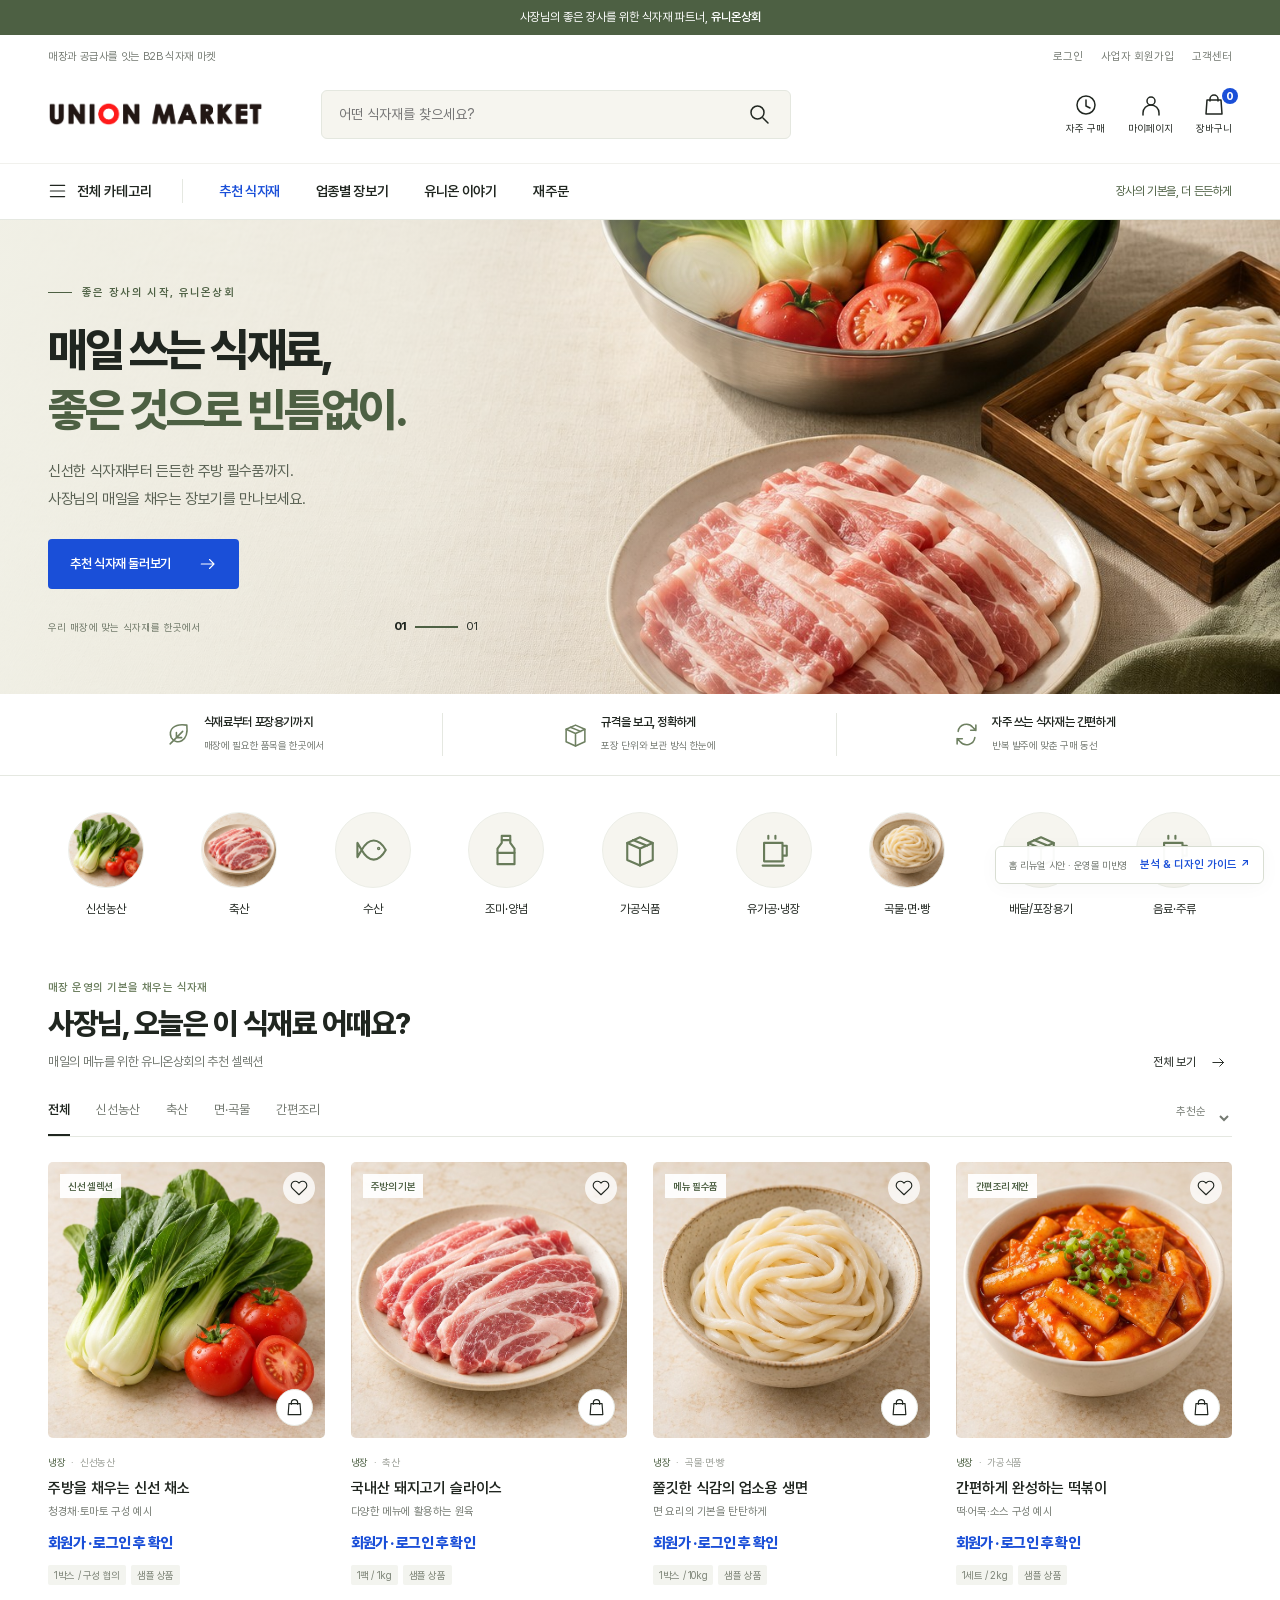
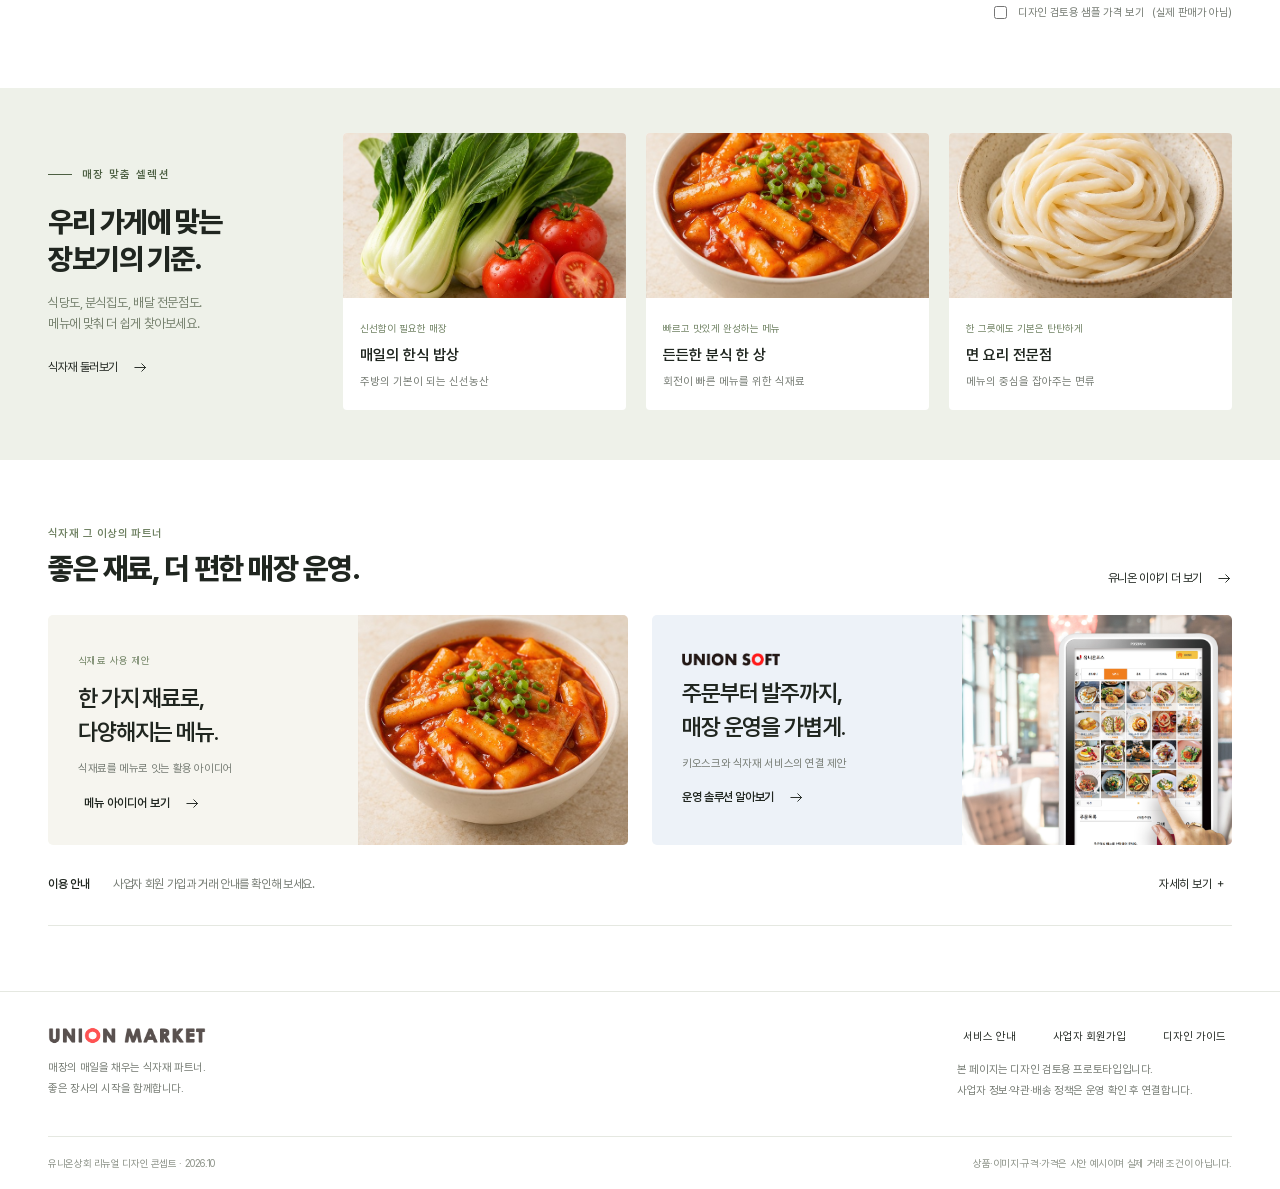
<file: index.html>
<!doctype html>
<html lang="ko"><head><meta charset="utf-8"><meta name="viewport" content="width=device-width,initial-scale=1"><title>유니온상회 | 좋은 식재료가, 좋은 장사의 시작</title>
<meta name="description" content="유니온소프트 솔루션과 식자재 장보기를 함께 살펴보는 리뉴얼 준비 시안입니다.">
<link rel="icon" href="assets/favicon.svg?v=2" type="image/svg+xml"><link rel="icon" href="favicon.ico?v=2" sizes="any"><link rel="apple-touch-icon" href="assets/apple-touch-icon.png"><link rel="manifest" href="site.webmanifest"><meta name="theme-color" content="#1A4FD8"><link rel="stylesheet" href="assets/styles.css"></head><body>
<a href="#products" style="position:absolute;left:-9999px" onfocus="this.style.left='10px'" onblur="this.style.left='-9999px'">상품 목록으로 바로가기</a>
<div class="topline">사장님의 좋은 장사를 위한 식자재 파트너, <b>유니온상회</b></div>
<header class="wrap"><div class="utility"><span>매장과 공급사를 잇는 B2B 식자재 마켓</span><div><button data-open="login">로그인</button><button data-open="login">사업자 회원가입</button><button data-open="help">고객센터</button></div></div><div class="header-main"><a href="#" class="brand" aria-label="유니온상회 홈"><img src="assets/market-logo.png" alt="UNION MARKET 유니온상회"></a><form class="search" id="searchForm" role="search"><input id="searchInput" type="search" placeholder="어떤 식자재를 찾으세요?" aria-label="상품 검색"><button aria-label="검색" type="submit" data-icon="search"></button></form><div class="header-actions"><button class="iconbtn desktop-only" data-open="recent"><span data-icon="clock"></span>자주 구매</button><button class="iconbtn" data-open="login"><span data-icon="user"></span>마이페이지</button><button class="iconbtn" data-open="cart"><span data-icon="bag"></span><b class="cart-count" id="cartCount">0</b>장바구니</button></div></div></header>
<nav class="nav" aria-label="주요 메뉴"><div class="wrap nav-inner"><button class="allcat" id="allCat" aria-label="전체 카테고리" aria-expanded="false" aria-controls="catMenu"><span data-icon="menu"></span><span>전체 카테고리</span></button><a class="point" href="#products">추천 식자재</a><a href="#curation">업종별 장보기</a><a href="story.html">유니온 이야기</a><button data-open="recent">재주문</button><span class="right">장사의 기본을, 더 든든하게</span></div><div class="cat-menu" id="catMenu"><div class="wrap" id="menuItems"></div></div></nav>
<main><section class="hero" aria-label="유니온상회 식자재 소개"><div class="wrap"><div class="eyebrow">좋은 장사의 시작, 유니온상회</div><h1>매일 쓰는 식재료,<br><span>좋은 것으로 빈틈없이.</span></h1><p>신선한 식자재부터 든든한 주방 필수품까지.<br>사장님의 매일을 채우는 장보기를 만나보세요.</p><a class="primary" href="#products">추천 식자재 둘러보기 <span data-icon="arrow"></span></a><div class="hero-foot"><small>우리 매장에 맞는 식자재를 한곳에서</small><div class="hero-page"><b>01</b><i></i><span>01</span></div></div></div></section>
<div class="service-line"><div class="wrap service-grid"><div><span data-icon="leaf"></span><div><b>식재료부터 포장용기까지</b><small>매장에 필요한 품목을 한곳에서</small></div></div><div><span data-icon="box"></span><div><b>규격을 보고, 정확하게</b><small>포장 단위와 보관 방식 한눈에</small></div></div><div><span data-icon="repeat"></span><div><b>자주 쓰는 식자재는 간편하게</b><small>반복 발주에 맞춘 구매 동선</small></div></div></div></div>
<section class="wrap category-section" aria-label="품목별 카테고리"><div class="category-row" id="categories"></div></section>
<section class="wrap section" id="products" style="padding-top:25px"><div class="section-heading"><div><div class="overline">매장 운영의 기본을 채우는 식자재</div><h2 id="productHeading">사장님, 오늘은 이 식재료 어때요?</h2><p id="resultText">매일의 메뉴를 위한 유니온상회의 추천 셀렉션</p></div><button class="text-link" id="resetProducts">전체 보기 <span data-icon="arrow"></span></button></div><div class="tabs-line"><div class="tabs" id="productTabs"><button class="active" data-filter="전체">전체</button><button data-filter="신선농산">신선농산</button><button data-filter="축산">축산</button><button data-filter="곡물·면·빵">면·곡물</button><button data-filter="가공식품">간편조리</button></div><select class="sort" id="sort" aria-label="상품 정렬"><option value="recommend">추천순</option><option value="name">상품명순</option></select></div><div class="product-grid" id="productGrid"></div><label class="price-control"><input type="checkbox" id="demoPrices"> 디자인 검토용 샘플 가격 보기 <span>(실제 판매가 아님)</span></label></section>
<section class="curation-band" id="curation"><div class="wrap curation-layout"><div class="curation-intro"><div class="eyebrow">매장 맞춤 셀렉션</div><h2>우리 가게에 맞는<br>장보기의 기준.</h2><p>식당도, 분식집도, 배달 전문점도.<br>메뉴에 맞춰 더 쉽게 찾아보세요.</p><a class="text-link" href="#products">식자재 둘러보기 <span data-icon="arrow"></span></a></div><div class="curation-cards"><button class="curation-card" data-curation="신선농산"><div class="curation-photo p0" role="img" aria-label="신선한 채소 연출 사진"></div><div class="copy"><small>신선함이 필요한 매장</small><h3>매일의 한식 밥상</h3><p>주방의 기본이 되는 신선농산</p></div></button><button class="curation-card" data-curation="가공식품"><div class="curation-photo p3" role="img" aria-label="떡볶이 조리 연출 사진"></div><div class="copy"><small>빠르고 맛있게 완성하는 메뉴</small><h3>든든한 분식 한 상</h3><p>회전이 빠른 메뉴를 위한 식재료</p></div></button><button class="curation-card" data-curation="곡물·면·빵"><div class="curation-photo p2" role="img" aria-label="생면 연출 사진"></div><div class="copy"><small>한 그릇에도 기본은 탄탄하게</small><h3>면 요리 전문점</h3><p>메뉴의 중심을 잡아주는 면류</p></div></button></div></div></section>
<section class="wrap section" id="story"><div class="section-heading"><div><div class="overline">식자재 그 이상의 파트너</div><h2>좋은 재료, 더 편한 매장 운영.</h2></div><a class="text-link" href="story.html">유니온 이야기 더 보기 <span data-icon="arrow"></span></a></div><div class="split-grid"><article class="editorial"><div class="editorial-copy"><small>식재료 사용 제안</small><h3>한 가지 재료로,<br>다양해지는 메뉴.</h3><p>식재료를 메뉴로 잇는 활용 아이디어</p><button class="text-link" data-open="recipe">메뉴 아이디어 보기 <span data-icon="arrow"></span></button></div><div class="editorial-photo" role="img" aria-label="떡볶이 메뉴 컨셉 이미지"></div></article><article class="editorial kiosk"><div class="editorial-copy"><div class="partner-label"><img src="assets/logo.png" alt="UNION SOFT"></div><h3>주문부터 발주까지,<br>매장 운영을 가볍게.</h3><p>키오스크와 식자재 서비스의 연결 제안</p><a class="text-link" href="story.html#solutions">운영 솔루션 알아보기 <span data-icon="arrow"></span></a></div><img src="assets/kiosk_01.jpg" alt="첨부된 유니온포스 키오스크 사용 사진" loading="lazy"></article></div><div class="notice-row"><b>이용 안내</b><span>사업자 회원 가입과 거래 안내를 확인해 보세요.</span><button data-open="help">자세히 보기 ＋</button></div></section></main>
<footer class="footer"><div class="wrap"><div class="footer-main"><div><img class="footer-logo" src="assets/market-logo.png" alt="UNION MARKET 유니온상회"><p>매장의 매일을 채우는 식자재 파트너.<br>좋은 장사의 시작을 함께합니다.</p></div><div><div class="footer-links"><button data-open="help">서비스 안내</button><button data-open="login">사업자 회원가입</button><button data-open="guide">디자인 가이드</button></div><p>본 페이지는 디자인 검토용 프로토타입입니다.<br>사업자 정보·약관·배송 정책은 운영 확인 후 연결합니다.</p></div></div><div class="footer-note"><span>유니온상회 리뉴얼 디자인 콘셉트 · 2026.10</span><span>상품·이미지·규격·가격은 시안 예시이며 실제 거래 조건이 아닙니다.</span></div></div></footer>
<div class="demo-bar"><span>홈 리뉴얼 시안 · 운영몰 미반영</span><button data-open="guide">분석 & 디자인 가이드 ↗</button></div><div class="mobile-bottom"><a href="#" class="current"><span data-icon="home"></span>홈</a><button id="mobileCats"><span data-icon="menu"></span>카테고리</button><button data-open="recent"><span data-icon="repeat"></span>재주문</button><button data-open="cart"><span data-icon="bag"></span>장바구니</button><button data-open="login"><span data-icon="user"></span>마이</button></div><div class="toast" id="toast" role="status" aria-live="polite"></div><dialog id="modal"><div class="dialog-top"><h2 id="modalTitle">안내</h2><button class="close" id="closeModal" aria-label="닫기">×</button></div><div class="dialog-body" id="modalBody"></div></dialog>
<script src="assets/app.js" defer></script></body></html>
</file>
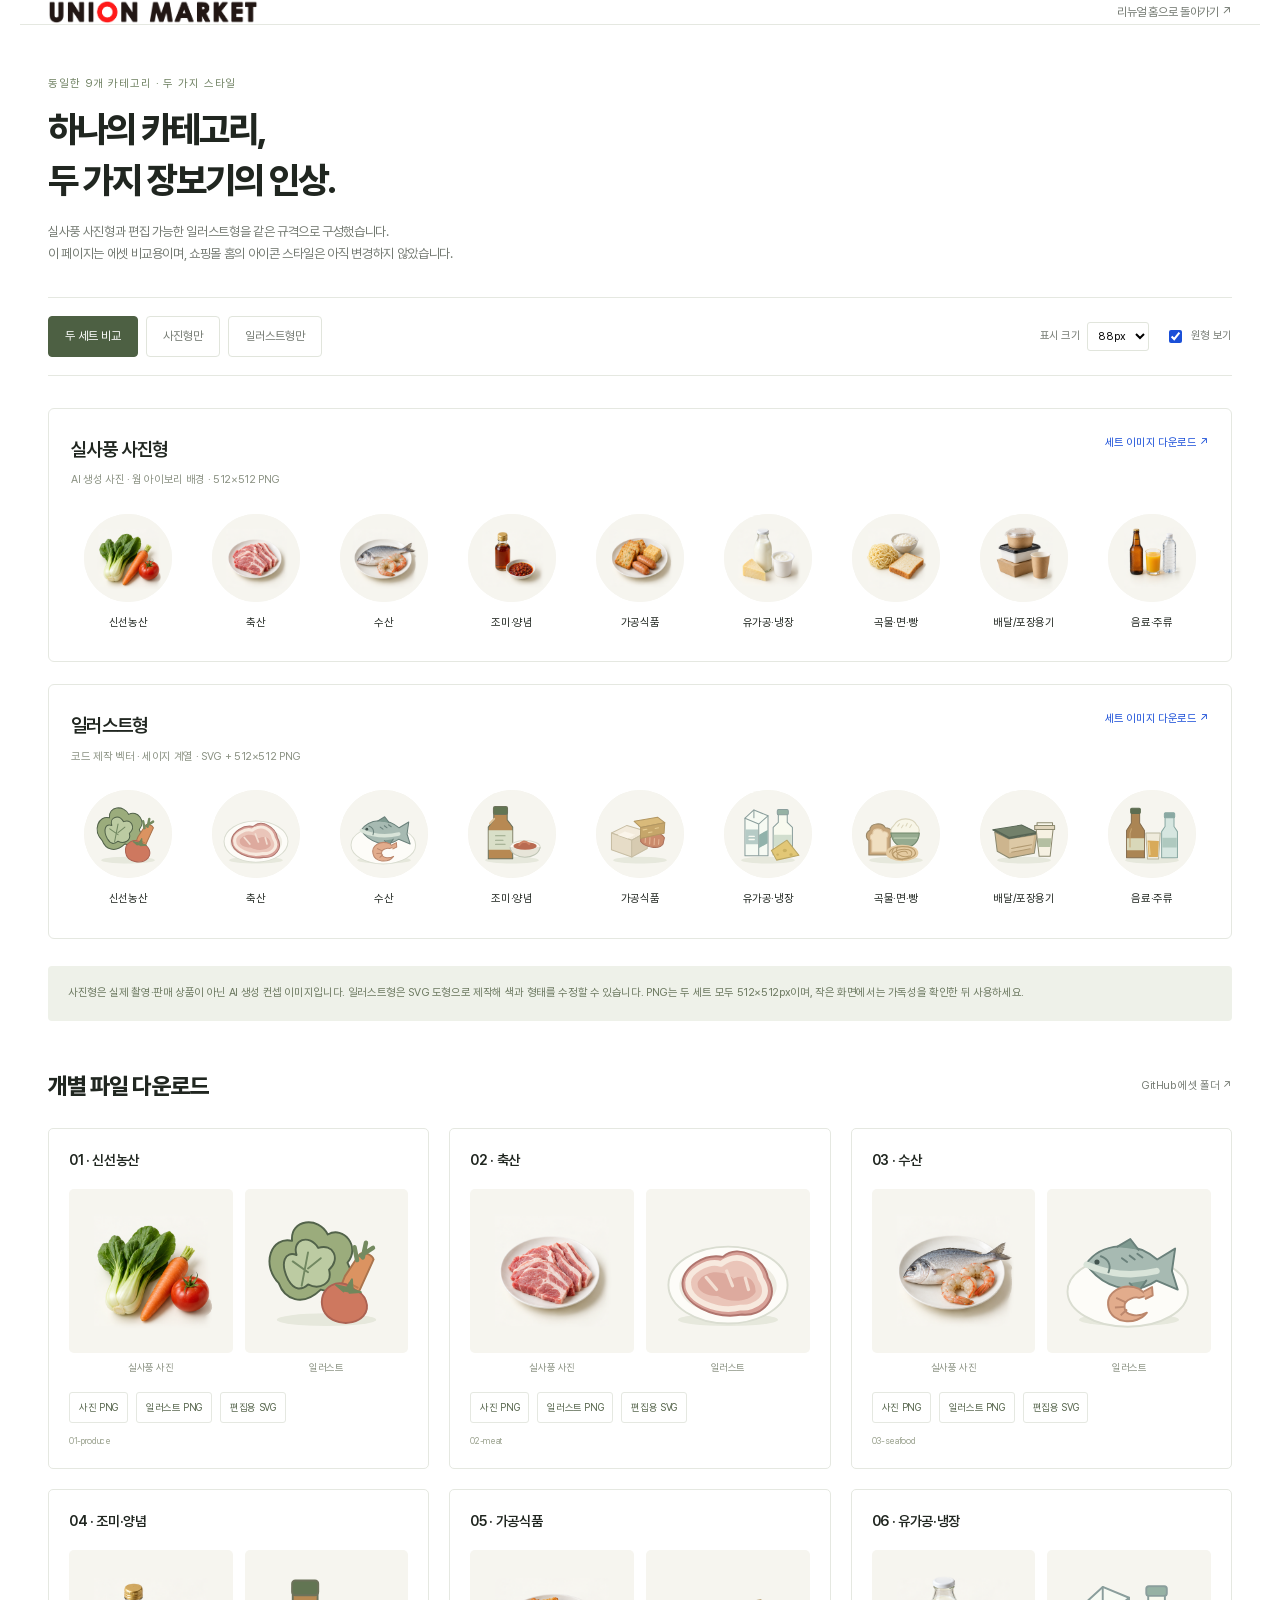
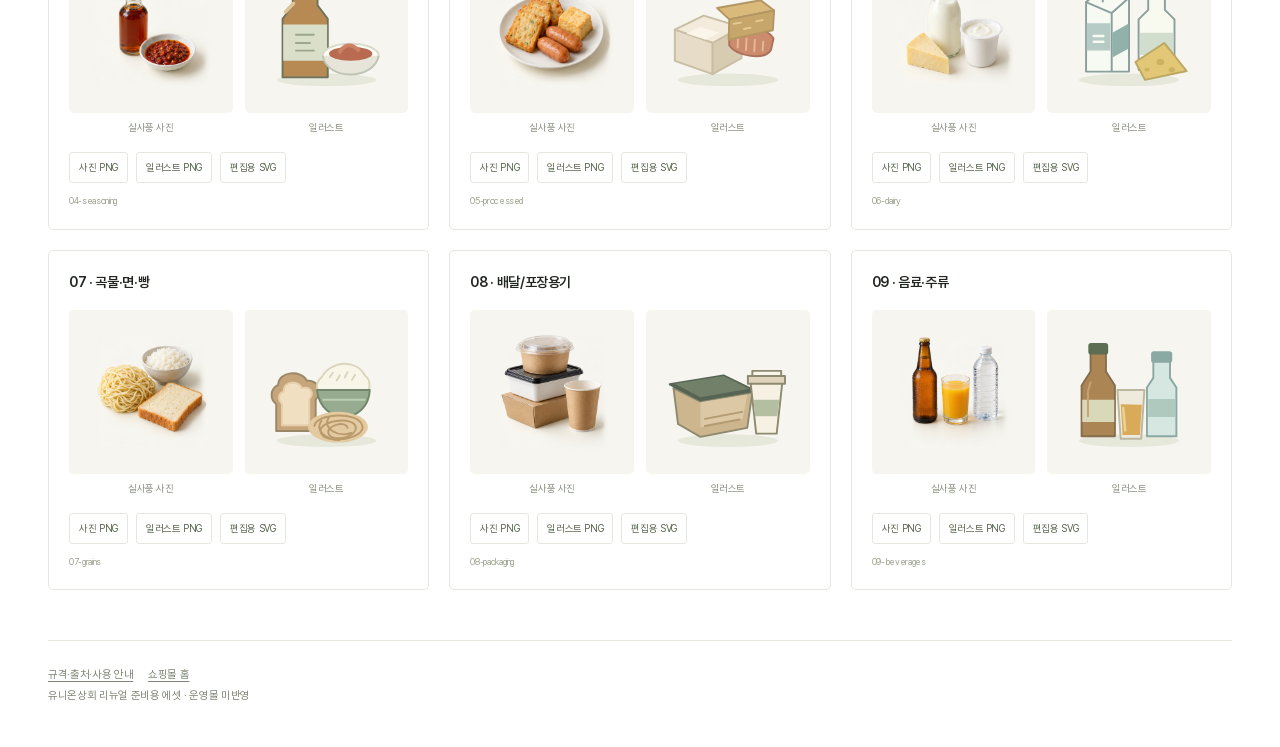
<file: category-icons.html>
<!doctype html><html lang="ko"><head><meta charset="utf-8"><meta name="viewport" content="width=device-width,initial-scale=1"><title>카테고리 아이콘 두 가지 스타일 | 유니온상회</title><link rel="icon" href="assets/favicon.svg?v=2" type="image/svg+xml"><style>@font-face{font-family:Pretendard;src:url('assets/font-400.woff2');font-weight:400;font-display:swap}@font-face{font-family:Pretendard;src:url('assets/font-600.woff2');font-weight:600;font-display:swap}@font-face{font-family:Pretendard;src:url('assets/font-800.woff2');font-weight:800;font-display:swap}*{box-sizing:border-box}body{margin:0;background:#fff;color:#202620;font:400 14px/1.7 Pretendard,'Malgun Gothic',sans-serif;letter-spacing:-.025em}a{color:inherit;text-decoration:none}button,select{font:inherit}button{cursor:pointer}button:focus-visible,a:focus-visible,select:focus-visible{outline:3px solid #1A4FD8;outline-offset:4px}img{display:block;max-width:100%}.wrap{max-width:1240px;padding:0 28px;margin:auto}header{padding-top:28px;padding-bottom:28px;display:flex;align-items:center;justify-content:space-between;gap:20px;border-bottom:1px solid #e5e8e1}header img{width:210px}header a:last-child{font-size:12px;color:#747a72}.intro{padding:50px 0 32px}.eyebrow{font-size:11px;color:#6E8061;letter-spacing:.08em;margin-bottom:12px}h1{font-size:36px;line-height:1.4;letter-spacing:-.055em;margin:0 0 15px;font-weight:800}.intro p{color:#747a72;font-size:13px;margin:0;max-width:700px}.toolbar{display:flex;align-items:center;justify-content:space-between;gap:20px;border-top:1px solid #e5e8e1;border-bottom:1px solid #e5e8e1;padding:18px 0;margin-bottom:32px}.tabs{display:flex;gap:8px;flex-wrap:wrap}.tabs button{border:1px solid #e1e5dc;background:#fff;border-radius:4px;padding:9px 16px;font-size:12px;color:#747a72}.tabs button.active{background:#4d6043;border-color:#4d6043;color:#fff}.options{display:flex;gap:16px;align-items:center;font-size:11px;color:#747a72}.options label{display:flex;align-items:center;gap:6px}.options select{border:1px solid #e1e5dc;padding:6px;background:#fff;border-radius:3px;font-size:11px}.options input{accent-color:#1A4FD8}.board{border:1px solid #e5e8e1;border-radius:6px;margin-bottom:22px;padding:25px 22px 29px}.board-head{display:flex;align-items:flex-start;justify-content:space-between;gap:20px;margin-bottom:24px}.board h2{margin:0 0 5px;font-size:19px;font-weight:600;letter-spacing:-.035em}.board p{margin:0;color:#8a9182;font-size:11px}.board-head a{font-size:11px;color:#1A4FD8;white-space:nowrap}.icon-strip{display:grid;grid-template-columns:repeat(9,minmax(0,1fr));gap:14px}.sample{text-align:center;min-width:0}.sample img{width:var(--icon-size,88px);height:var(--icon-size,88px);max-width:100%;object-fit:contain;margin:auto;border-radius:var(--icon-radius,50%);background:#F6F5EF}.sample span{display:block;margin-top:12px;font-size:11px;white-space:nowrap}.note{background:#eef1e9;padding:17px 20px;font-size:11px;line-height:1.9;color:#6b785f;border-radius:4px;margin:27px 0 46px}.download-heading{display:flex;justify-content:space-between;align-items:center;gap:20px;margin-bottom:22px}.download-heading h2{font-size:23px;letter-spacing:-.04em;margin:0}.download-heading a{font-size:11px;color:#747a72}.cards{display:grid;grid-template-columns:repeat(3,1fr);gap:20px}.card{border:1px solid #e5e8e1;border-radius:5px;padding:20px}.card h3{font-size:14px;font-weight:600;margin:0 0 16px}.pair{display:grid;grid-template-columns:1fr 1fr;gap:12px}.pair img{width:100%;height:auto;border-radius:5px}.pair small{display:block;text-align:center;color:#8a9182;font-size:10px;margin-top:6px}.downloads{display:flex;flex-wrap:wrap;gap:8px;margin-top:16px}.downloads a{border:1px solid #e5e8e1;padding:6px 9px;border-radius:3px;font-size:10px;color:#56654c}.downloads a:hover{background:#eef1e9}.filename{font-size:9px;color:#9ba28f;margin-top:10px;overflow-wrap:anywhere}footer{border-top:1px solid #e5e8e1;padding:24px 0 40px;margin-top:50px;font-size:11px;line-height:1.9;color:#7c8573}footer a{text-decoration:underline;text-underline-offset:3px;margin-right:15px}.hidden{display:none!important}@media(max-width:760px){.wrap{padding:0 20px}header{padding-top:23px;padding-bottom:23px}header img{width:170px}header a:last-child{font-size:10px}.intro{padding:32px 0 24px}h1{font-size:28px}.intro p{font-size:11px}.toolbar{display:block;padding:15px 0}.tabs button{font-size:11px;padding:8px 12px}.options{margin-top:15px;gap:20px}.board{padding:21px 16px}.board-head{gap:12px;margin-bottom:20px}.board h2{font-size:17px}.board p{font-size:10px}.board-head a{font-size:10px}.icon-strip{grid-template-columns:repeat(3,minmax(0,1fr));gap:24px 10px}.sample span{font-size:10px;margin-top:9px}.sample img{max-width:88px}.note{margin-bottom:32px;font-size:10px}.cards{grid-template-columns:1fr}.download-heading h2{font-size:21px}.download-heading a{font-size:10px}.pair img{max-width:150px;margin:auto}.card{padding:18px}.card h3{font-size:15px}.downloads a{font-size:11px;padding:8px 10px}footer{font-size:10px;margin-top:35px}}</style></head><body><header class="wrap"><a href="index.html"><img src="assets/market-logo.png" alt="UNION MARKET 유니온상회"></a><a href="index.html">리뉴얼 홈으로 돌아가기 ↗</a></header><main class="wrap"><section class="intro"><div class="eyebrow">동일한 9개 카테고리 · 두 가지 스타일</div><h1>하나의 카테고리,<br>두 가지 장보기의 인상.</h1><p>실사풍 사진형과 편집 가능한 일러스트형을 같은 규격으로 구성했습니다.<br>이 페이지는 에셋 비교용이며, 쇼핑몰 홈의 아이콘 스타일은 아직 변경하지 않았습니다.</p></section><div class="toolbar"><div class="tabs" role="group" aria-label="표시할 스타일"><button class="active" data-mode="all" aria-pressed="true">두 세트 비교</button><button data-mode="photo" aria-pressed="false">사진형만</button><button data-mode="illustration" aria-pressed="false">일러스트형만</button></div><div class="options"><label for="size">표시 크기 <select id="size"><option value="64">64px</option><option value="88" selected>88px</option><option value="96">96px</option></select></label><label><input type="checkbox" id="circle" checked>원형 보기</label></div></div><section class="board" data-board="photo"><div class="board-head"><div><h2>실사풍 사진형</h2><p>AI 생성 사진 · 웜 아이보리 배경 · 512×512 PNG</p></div><a href="assets/category-icons/photo-set.png" download>세트 이미지 다운로드 ↗</a></div><div class="icon-strip"><div class="sample"><img src="assets/category-icons/01-produce-photo.png" alt="신선농산 실사풍 아이콘" width="512" height="512"><span>신선농산</span></div><div class="sample"><img src="assets/category-icons/02-meat-photo.png" alt="축산 실사풍 아이콘" width="512" height="512"><span>축산</span></div><div class="sample"><img src="assets/category-icons/03-seafood-photo.png" alt="수산 실사풍 아이콘" width="512" height="512"><span>수산</span></div><div class="sample"><img src="assets/category-icons/04-seasoning-photo.png" alt="조미·양념 실사풍 아이콘" width="512" height="512"><span>조미·양념</span></div><div class="sample"><img src="assets/category-icons/05-processed-photo.png" alt="가공식품 실사풍 아이콘" width="512" height="512"><span>가공식품</span></div><div class="sample"><img src="assets/category-icons/06-dairy-photo.png" alt="유가공·냉장 실사풍 아이콘" width="512" height="512"><span>유가공·냉장</span></div><div class="sample"><img src="assets/category-icons/07-grains-photo.png" alt="곡물·면·빵 실사풍 아이콘" width="512" height="512"><span>곡물·면·빵</span></div><div class="sample"><img src="assets/category-icons/08-packaging-photo.png" alt="배달/포장용기 실사풍 아이콘" width="512" height="512"><span>배달/포장용기</span></div><div class="sample"><img src="assets/category-icons/09-beverages-photo.png" alt="음료·주류 실사풍 아이콘" width="512" height="512"><span>음료·주류</span></div></div></section><section class="board" data-board="illustration"><div class="board-head"><div><h2>일러스트형</h2><p>코드 제작 벡터 · 세이지 계열 · SVG + 512×512 PNG</p></div><a href="assets/category-icons/illustration-set.png" download>세트 이미지 다운로드 ↗</a></div><div class="icon-strip"><div class="sample"><img src="assets/category-icons/01-produce-illustration.svg" alt="신선농산 일러스트 아이콘" width="512" height="512"><span>신선농산</span></div><div class="sample"><img src="assets/category-icons/02-meat-illustration.svg" alt="축산 일러스트 아이콘" width="512" height="512"><span>축산</span></div><div class="sample"><img src="assets/category-icons/03-seafood-illustration.svg" alt="수산 일러스트 아이콘" width="512" height="512"><span>수산</span></div><div class="sample"><img src="assets/category-icons/04-seasoning-illustration.svg" alt="조미·양념 일러스트 아이콘" width="512" height="512"><span>조미·양념</span></div><div class="sample"><img src="assets/category-icons/05-processed-illustration.svg" alt="가공식품 일러스트 아이콘" width="512" height="512"><span>가공식품</span></div><div class="sample"><img src="assets/category-icons/06-dairy-illustration.svg" alt="유가공·냉장 일러스트 아이콘" width="512" height="512"><span>유가공·냉장</span></div><div class="sample"><img src="assets/category-icons/07-grains-illustration.svg" alt="곡물·면·빵 일러스트 아이콘" width="512" height="512"><span>곡물·면·빵</span></div><div class="sample"><img src="assets/category-icons/08-packaging-illustration.svg" alt="배달/포장용기 일러스트 아이콘" width="512" height="512"><span>배달/포장용기</span></div><div class="sample"><img src="assets/category-icons/09-beverages-illustration.svg" alt="음료·주류 일러스트 아이콘" width="512" height="512"><span>음료·주류</span></div></div></section><div class="note">사진형은 실제 촬영·판매 상품이 아닌 AI 생성 컨셉 이미지입니다. 일러스트형은 SVG 도형으로 제작해 색과 형태를 수정할 수 있습니다. PNG는 두 세트 모두 512×512px이며, 작은 화면에서는 가독성을 확인한 뒤 사용하세요.</div><section><div class="download-heading"><h2>개별 파일 다운로드</h2><a href="https://github.com/bitelabs-stack/union-market-renewal/tree/main/assets/category-icons" target="_blank" rel="noopener">GitHub 에셋 폴더 ↗</a></div><div class="cards"><article class="card"><h3>01 · 신선농산</h3><div class="pair"><div><img src="assets/category-icons/01-produce-photo.png" alt="신선농산 사진형" width="512" height="512" loading="lazy"><small>실사풍 사진</small></div><div><img src="assets/category-icons/01-produce-illustration.svg" alt="신선농산 일러스트" width="512" height="512" loading="lazy"><small>일러스트</small></div></div><div class="downloads"><a href="assets/category-icons/01-produce-photo.png" download>사진 PNG</a><a href="assets/category-icons/01-produce-illustration.png" download>일러스트 PNG</a><a href="assets/category-icons/01-produce-illustration.svg" download>편집용 SVG</a></div><div class="filename">01-produce</div></article><article class="card"><h3>02 · 축산</h3><div class="pair"><div><img src="assets/category-icons/02-meat-photo.png" alt="축산 사진형" width="512" height="512" loading="lazy"><small>실사풍 사진</small></div><div><img src="assets/category-icons/02-meat-illustration.svg" alt="축산 일러스트" width="512" height="512" loading="lazy"><small>일러스트</small></div></div><div class="downloads"><a href="assets/category-icons/02-meat-photo.png" download>사진 PNG</a><a href="assets/category-icons/02-meat-illustration.png" download>일러스트 PNG</a><a href="assets/category-icons/02-meat-illustration.svg" download>편집용 SVG</a></div><div class="filename">02-meat</div></article><article class="card"><h3>03 · 수산</h3><div class="pair"><div><img src="assets/category-icons/03-seafood-photo.png" alt="수산 사진형" width="512" height="512" loading="lazy"><small>실사풍 사진</small></div><div><img src="assets/category-icons/03-seafood-illustration.svg" alt="수산 일러스트" width="512" height="512" loading="lazy"><small>일러스트</small></div></div><div class="downloads"><a href="assets/category-icons/03-seafood-photo.png" download>사진 PNG</a><a href="assets/category-icons/03-seafood-illustration.png" download>일러스트 PNG</a><a href="assets/category-icons/03-seafood-illustration.svg" download>편집용 SVG</a></div><div class="filename">03-seafood</div></article><article class="card"><h3>04 · 조미·양념</h3><div class="pair"><div><img src="assets/category-icons/04-seasoning-photo.png" alt="조미·양념 사진형" width="512" height="512" loading="lazy"><small>실사풍 사진</small></div><div><img src="assets/category-icons/04-seasoning-illustration.svg" alt="조미·양념 일러스트" width="512" height="512" loading="lazy"><small>일러스트</small></div></div><div class="downloads"><a href="assets/category-icons/04-seasoning-photo.png" download>사진 PNG</a><a href="assets/category-icons/04-seasoning-illustration.png" download>일러스트 PNG</a><a href="assets/category-icons/04-seasoning-illustration.svg" download>편집용 SVG</a></div><div class="filename">04-seasoning</div></article><article class="card"><h3>05 · 가공식품</h3><div class="pair"><div><img src="assets/category-icons/05-processed-photo.png" alt="가공식품 사진형" width="512" height="512" loading="lazy"><small>실사풍 사진</small></div><div><img src="assets/category-icons/05-processed-illustration.svg" alt="가공식품 일러스트" width="512" height="512" loading="lazy"><small>일러스트</small></div></div><div class="downloads"><a href="assets/category-icons/05-processed-photo.png" download>사진 PNG</a><a href="assets/category-icons/05-processed-illustration.png" download>일러스트 PNG</a><a href="assets/category-icons/05-processed-illustration.svg" download>편집용 SVG</a></div><div class="filename">05-processed</div></article><article class="card"><h3>06 · 유가공·냉장</h3><div class="pair"><div><img src="assets/category-icons/06-dairy-photo.png" alt="유가공·냉장 사진형" width="512" height="512" loading="lazy"><small>실사풍 사진</small></div><div><img src="assets/category-icons/06-dairy-illustration.svg" alt="유가공·냉장 일러스트" width="512" height="512" loading="lazy"><small>일러스트</small></div></div><div class="downloads"><a href="assets/category-icons/06-dairy-photo.png" download>사진 PNG</a><a href="assets/category-icons/06-dairy-illustration.png" download>일러스트 PNG</a><a href="assets/category-icons/06-dairy-illustration.svg" download>편집용 SVG</a></div><div class="filename">06-dairy</div></article><article class="card"><h3>07 · 곡물·면·빵</h3><div class="pair"><div><img src="assets/category-icons/07-grains-photo.png" alt="곡물·면·빵 사진형" width="512" height="512" loading="lazy"><small>실사풍 사진</small></div><div><img src="assets/category-icons/07-grains-illustration.svg" alt="곡물·면·빵 일러스트" width="512" height="512" loading="lazy"><small>일러스트</small></div></div><div class="downloads"><a href="assets/category-icons/07-grains-photo.png" download>사진 PNG</a><a href="assets/category-icons/07-grains-illustration.png" download>일러스트 PNG</a><a href="assets/category-icons/07-grains-illustration.svg" download>편집용 SVG</a></div><div class="filename">07-grains</div></article><article class="card"><h3>08 · 배달/포장용기</h3><div class="pair"><div><img src="assets/category-icons/08-packaging-photo.png" alt="배달/포장용기 사진형" width="512" height="512" loading="lazy"><small>실사풍 사진</small></div><div><img src="assets/category-icons/08-packaging-illustration.svg" alt="배달/포장용기 일러스트" width="512" height="512" loading="lazy"><small>일러스트</small></div></div><div class="downloads"><a href="assets/category-icons/08-packaging-photo.png" download>사진 PNG</a><a href="assets/category-icons/08-packaging-illustration.png" download>일러스트 PNG</a><a href="assets/category-icons/08-packaging-illustration.svg" download>편집용 SVG</a></div><div class="filename">08-packaging</div></article><article class="card"><h3>09 · 음료·주류</h3><div class="pair"><div><img src="assets/category-icons/09-beverages-photo.png" alt="음료·주류 사진형" width="512" height="512" loading="lazy"><small>실사풍 사진</small></div><div><img src="assets/category-icons/09-beverages-illustration.svg" alt="음료·주류 일러스트" width="512" height="512" loading="lazy"><small>일러스트</small></div></div><div class="downloads"><a href="assets/category-icons/09-beverages-photo.png" download>사진 PNG</a><a href="assets/category-icons/09-beverages-illustration.png" download>일러스트 PNG</a><a href="assets/category-icons/09-beverages-illustration.svg" download>편집용 SVG</a></div><div class="filename">09-beverages</div></article></div></section><footer><a href="https://github.com/bitelabs-stack/union-market-renewal/blob/main/CATEGORY_ICONS.md" target="_blank" rel="noopener">규격·출처·사용 안내</a><a href="index.html">쇼핑몰 홈</a><br>유니온상회 리뉴얼 준비용 에셋 · 운영몰 미반영</footer></main><script>document.querySelectorAll('[data-mode]').forEach(b=>b.addEventListener('click',()=>{document.querySelectorAll('[data-mode]').forEach(x=>{x.classList.toggle('active',x===b);x.setAttribute('aria-pressed',x===b)});document.querySelectorAll('[data-board]').forEach(x=>x.classList.toggle('hidden',b.dataset.mode!=='all'&&x.dataset.board!==b.dataset.mode));}));document.querySelector('#size').addEventListener('change',e=>document.documentElement.style.setProperty('--icon-size',e.target.value+'px'));document.querySelector('#circle').addEventListener('change',e=>document.documentElement.style.setProperty('--icon-radius',e.target.checked?'50%':'6px'));</script></body></html>
</file>
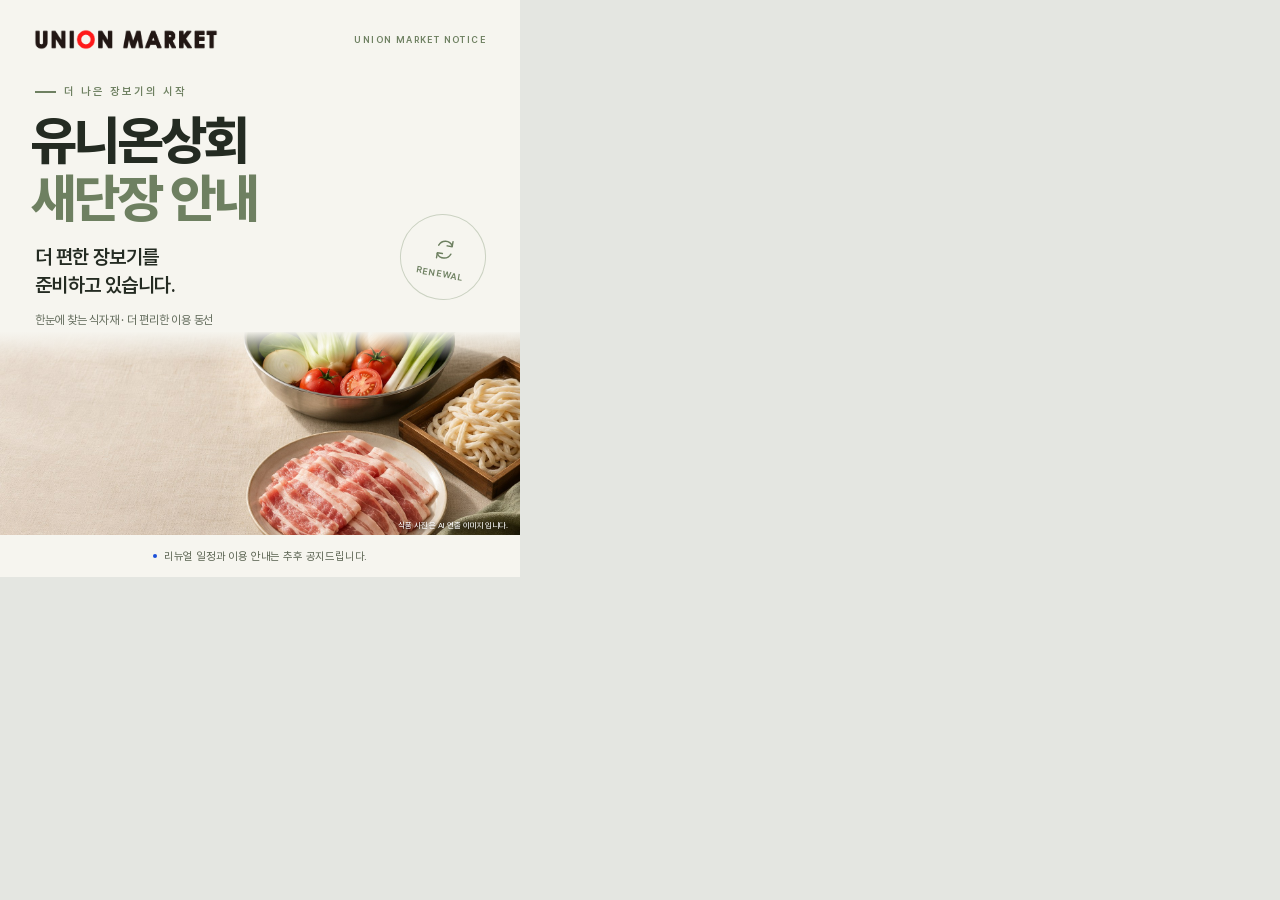
<file: popup-preview.html>
<!DOCTYPE html>
<html lang="ko"><head><meta charset="UTF-8"><meta name="viewport" content="width=device-width, initial-scale=1"><title>유니온상회 새단장 안내 · 520×577</title><style>
@font-face{font-family:Pretendard;src:url('assets/font-400.woff2')}@font-face{font-family:Pretendard;src:url('assets/font-600.woff2');font-weight:600}@font-face{font-family:Pretendard;src:url('assets/font-800.woff2');font-weight:800}
*{box-sizing:border-box}html,body{margin:0;padding:0}body{background:#e4e6e1;font-family:Pretendard,sans-serif}.poster{position:relative;width:520px;height:577px;overflow:hidden;background:#F6F5EF;color:#242b22}.brand{position:absolute;z-index:3;left:34px;top:29px;width:184px;height:auto}.notice{position:absolute;top:34px;right:34px;font-size:9px;font-weight:600;letter-spacing:1.4px;color:#6E8061}.kicker{position:absolute;z-index:3;top:85px;left:35px;display:flex;align-items:center;gap:8px;font-size:11px;letter-spacing:2px;font-weight:600;color:#6E8061}.kicker:before{content:'';display:block;width:21px;height:2px;background:#6E8061}h1{position:absolute;z-index:3;top:112px;left:31px;margin:0;font-size:53px;font-weight:800;line-height:1.1;letter-spacing:-2.7px}h1 span{color:#6E8061}.intro{position:absolute;z-index:3;top:243px;left:35px;margin:0;font-size:20px;line-height:1.4;font-weight:600;letter-spacing:-.6px}.support{position:absolute;z-index:3;left:35px;top:313px;margin:0;font-size:12px;color:#626b5b;letter-spacing:-.25px}.photo{position:absolute;left:0;top:332px;width:520px;height:218px;object-fit:cover;object-position:100% 56%;display:block}.photo-fade{position:absolute;z-index:1;left:0;right:0;top:331px;height:30px;background:linear-gradient(#F6F5EF,rgba(246,245,239,0))}.seal{position:absolute;z-index:3;right:34px;top:214px;width:86px;height:86px;border:1px solid #cbd2c2;border-radius:50%;display:flex;flex-direction:column;align-items:center;justify-content:center;transform:rotate(10deg);color:#6E8061;background:#F6F5EF}.seal svg{width:27px;height:27px;margin-bottom:5px}.seal span{font-size:9px;font-weight:600;letter-spacing:1.1px}.photo-note{position:absolute;bottom:47px;right:12px;z-index:3;font-size:8px;color:#fff;text-shadow:0 1px 4px #222;letter-spacing:.1px}.footer{position:absolute;left:0;bottom:0;width:520px;height:42px;background:#F6F5EF;display:flex;align-items:center;justify-content:center;gap:7px;font-size:11px;letter-spacing:-.18px;color:#58614f}.footer i{width:4px;height:4px;background:#1A4FD8;border-radius:50%;flex:none}
</style></head><body><main class="poster" aria-label="유니온상회 새단장 안내">
<img class="brand" src="[data-uri]" alt="UNION MARKET"><div class="notice">UNION MARKET NOTICE</div><div class="kicker">더 나은 장보기의 시작</div><h1>유니온상회<br><span>새단장 안내</span></h1><p class="intro">더 편한 장보기를<br>준비하고 있습니다.</p><div class="seal" aria-hidden="true"><svg viewBox="0 0 32 32" fill="none"><path d="M8 12a9 9 0 0 1 16-2M24 20A9 9 0 0 1 8 22" stroke="currentColor" stroke-width="1.7" stroke-linecap="round"/><path d="M24 5v6h-6M8 27v-6h6" stroke="currentColor" stroke-width="1.7" stroke-linecap="round" stroke-linejoin="round"/></svg><span>RENEWAL</span></div><p class="support">한눈에 찾는 식자재 · 더 편리한 이용 동선</p><img class="photo" src="assets/hero.jpg" alt="신선 채소와 돼지고기, 면을 담은 식자재 연출 이미지"><div class="photo-fade"></div><small class="photo-note">식품 사진은 AI 연출 이미지입니다.</small><footer class="footer"><i></i>리뉴얼 일정과 이용 안내는 추후 공지드립니다.</footer></main></body></html>
</file>
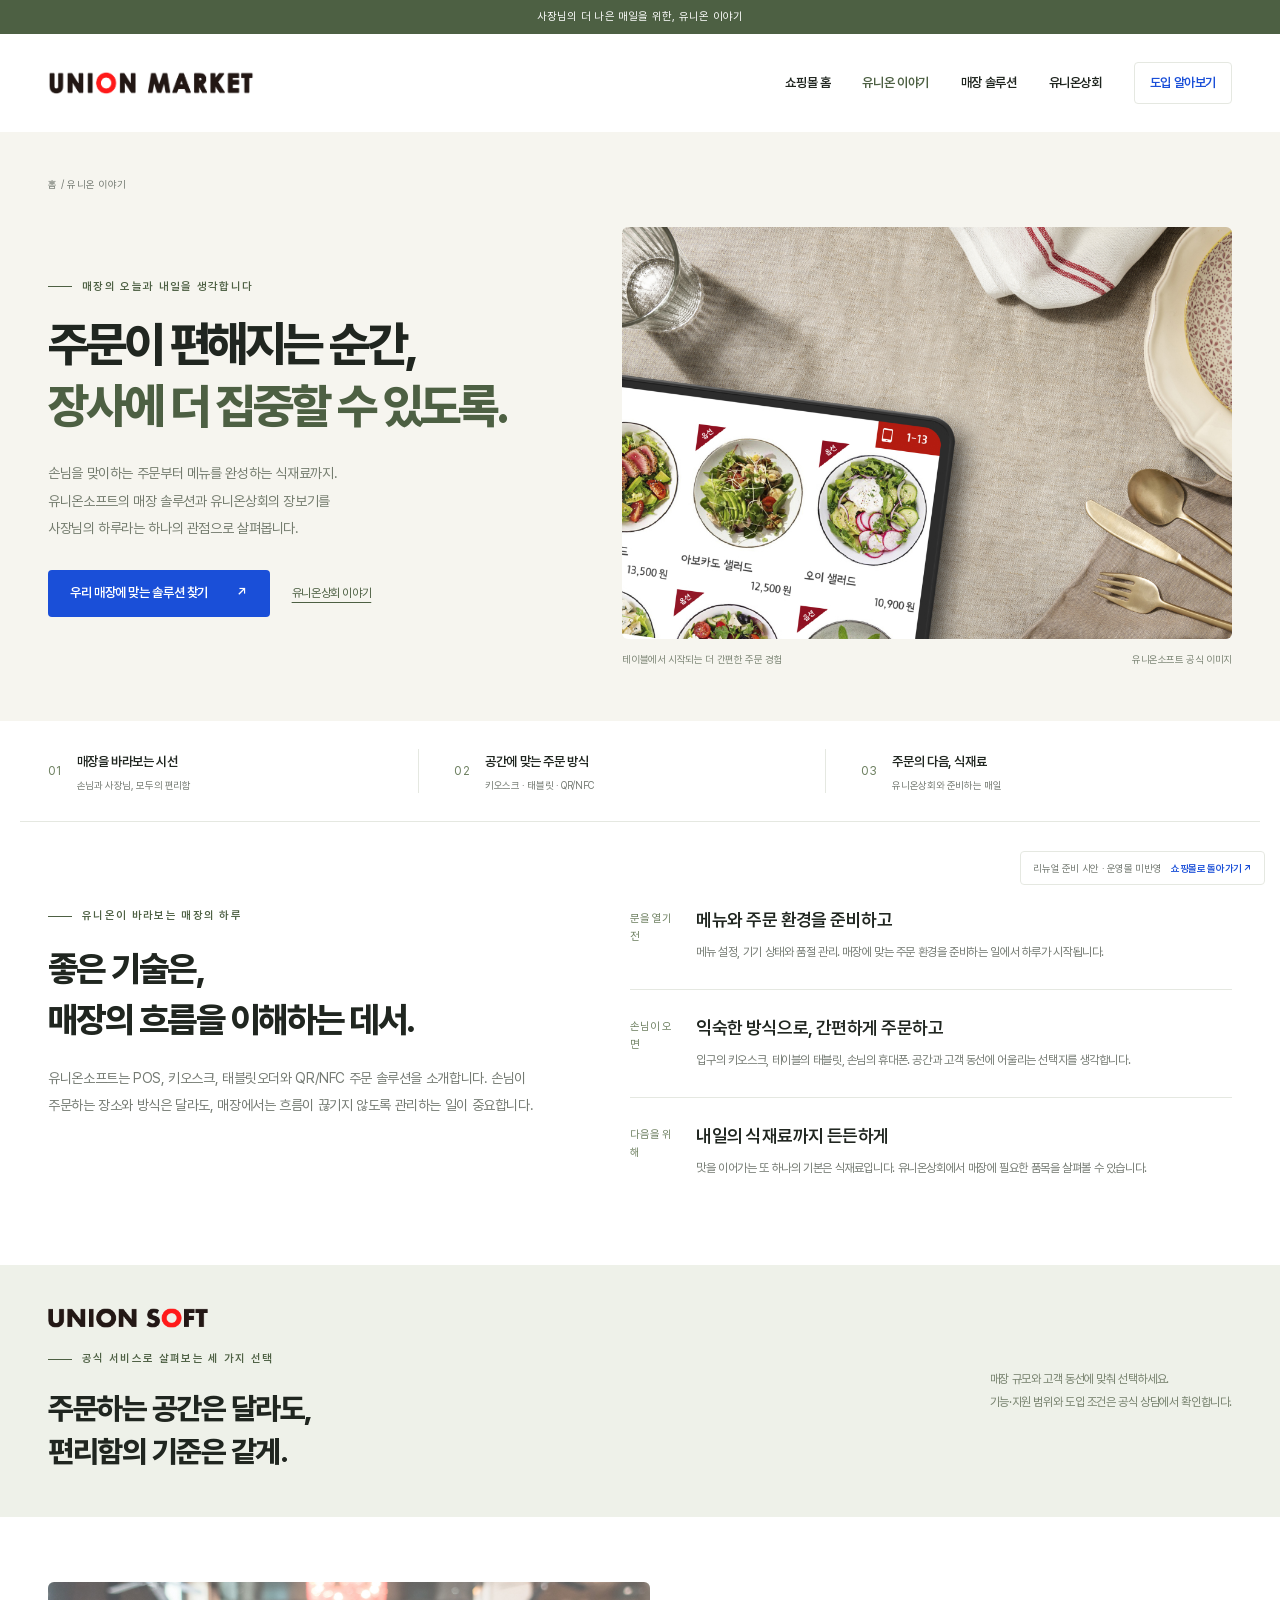
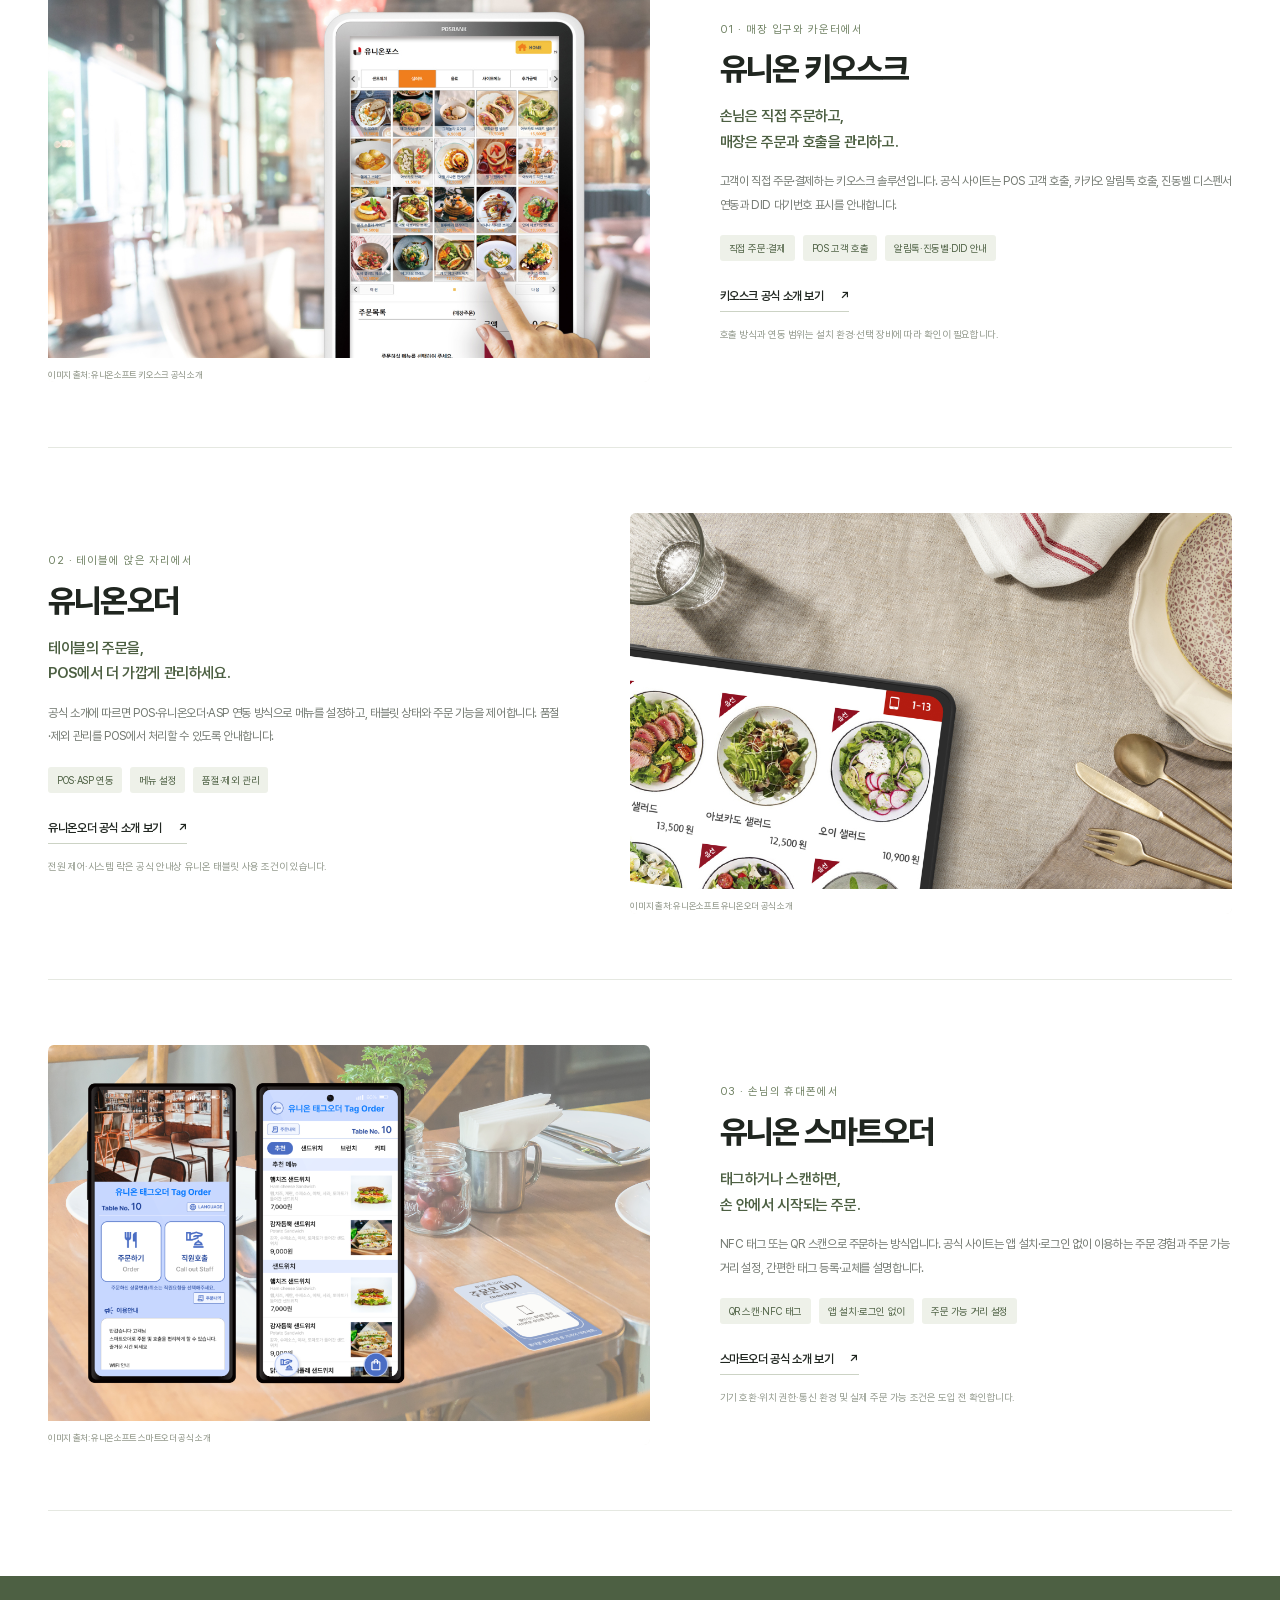
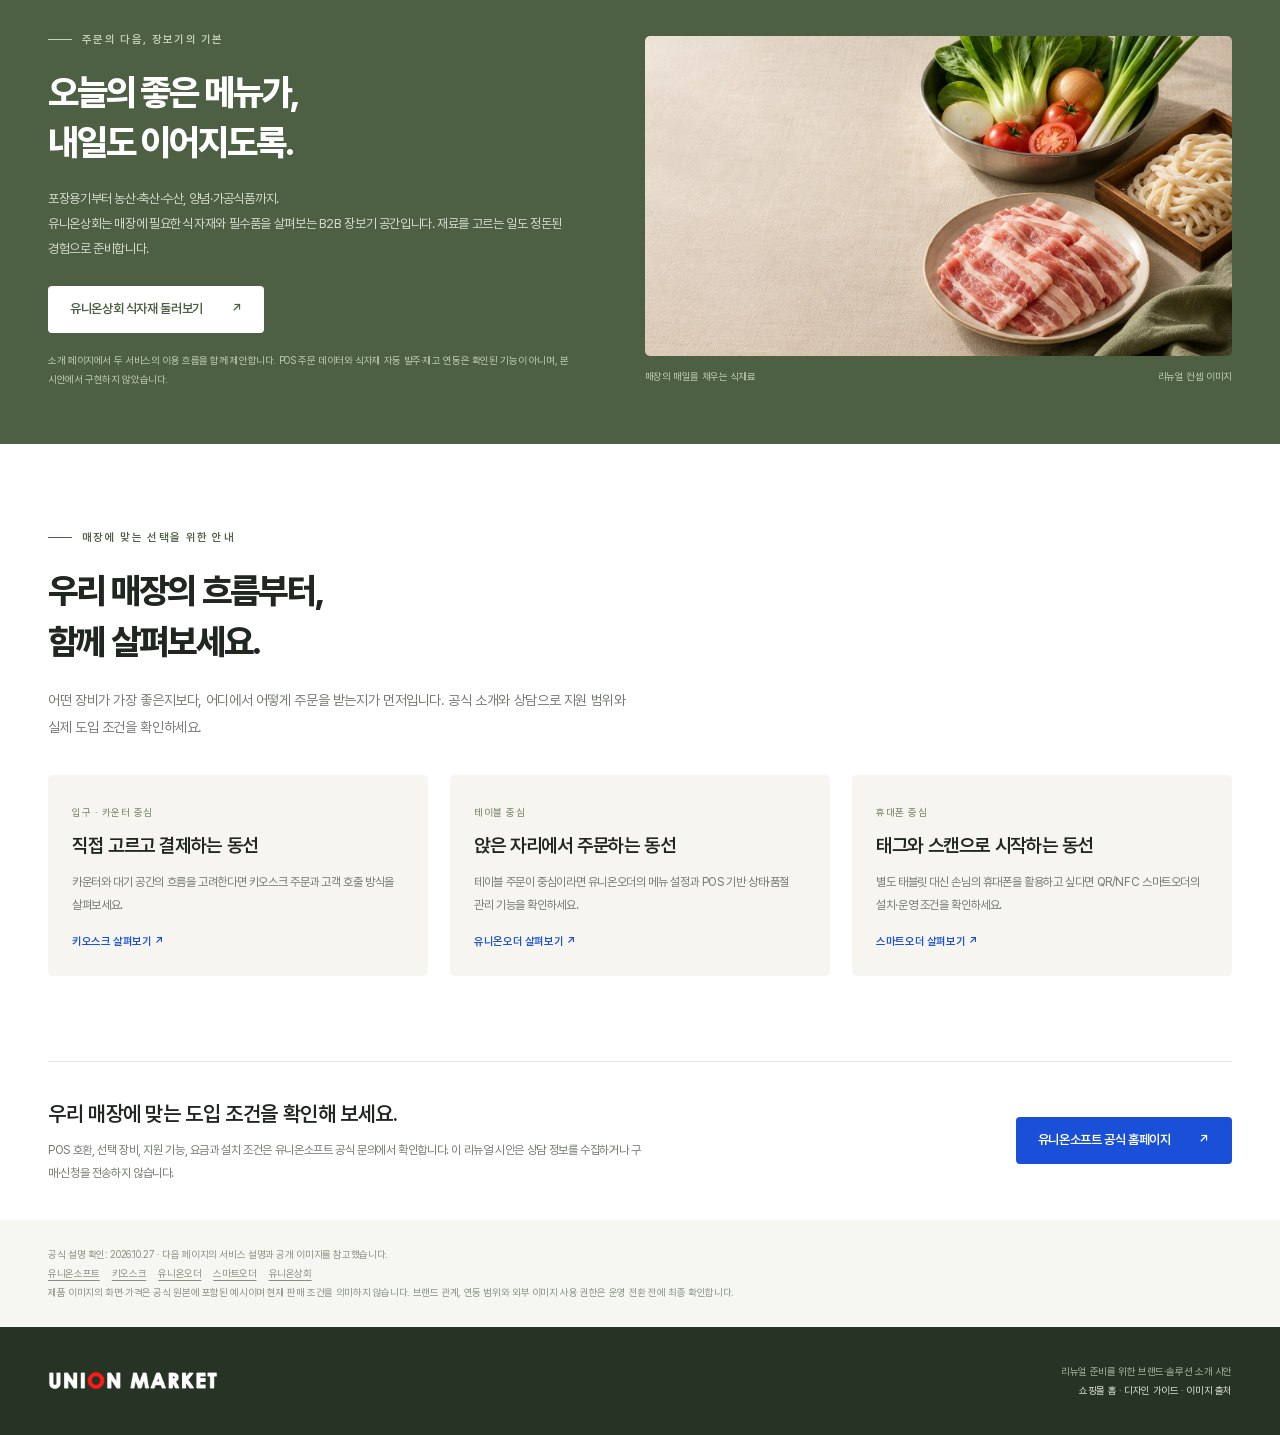
<file: story.html>
<!doctype html><html lang="ko"><head><meta charset="utf-8"><meta name="viewport" content="width=device-width,initial-scale=1"><title>유니온 이야기 | 주문의 편리함에서, 장사의 기본까지</title><meta name="description" content="유니온소프트 키오스크·유니온오더·스마트오더 공식 솔루션과 유니온상회 식자재 장보기를 소개하는 리뉴얼 준비 페이지입니다."><meta name="theme-color" content="#1A4FD8"><link rel="icon" href="assets/favicon.svg?v=2" type="image/svg+xml"><link rel="icon" href="favicon.ico?v=2" sizes="any"><link rel="apple-touch-icon" href="assets/apple-touch-icon.png"><link rel="manifest" href="site.webmanifest"><link rel="stylesheet" href="assets/styles.css"><link rel="stylesheet" href="assets/story.css"></head><body><a href="#solutions" style="position:absolute;left:-9999px" onfocus="this.style.left='10px'" onblur="this.style.left='-9999px'">솔루션 소개로 바로가기</a><div class="story-top">사장님의 더 나은 매일을 위한, 유니온 이야기</div><header class="wrap story-header"><a href="index.html" class="story-logo" aria-label="쇼핑몰 홈"><img src="assets/market-logo.png" alt="UNION MARKET 유니온상회"></a><nav class="story-links" aria-label="브랜드 소개 메뉴"><a href="index.html">쇼핑몰 홈</a><a href="#why" class="current">유니온 이야기</a><a href="#solutions">매장 솔루션</a><a href="#market">유니온상회</a><a href="#guide" class="shop-link">도입 알아보기</a></nav></header><main><section class="story-hero"><div class="wrap"><div class="story-breadcrumb"><a href="index.html">홈</a> / 유니온 이야기</div><div class="story-hero-grid"><div><div class="eyebrow">매장의 오늘과 내일을 생각합니다</div><h1>주문이 편해지는 순간,<br><span>장사에 더 집중할 수 있도록.</span></h1><p>손님을 맞이하는 주문부터 메뉴를 완성하는 식재료까지.<br>유니온소프트의 매장 솔루션과 유니온상회의 장보기를<br>사장님의 하루라는 하나의 관점으로 살펴봅니다.</p><div class="story-cta-row"><a class="primary" href="#solutions">우리 매장에 맞는 솔루션 찾기 <span aria-hidden="true">↗</span></a><a href="#market">유니온상회 이야기</a></div></div><figure class="story-photo" style="margin:0"><img src="assets/union-order.jpg" alt="공식 유니온오더 태블릿 메뉴 화면과 테이블 연출 사진" width="1200" height="680"><figcaption class="photo-caption"><span>테이블에서 시작되는 더 간편한 주문 경험</span><span>유니온소프트 공식 이미지</span></figcaption></figure></div></div></section><nav class="wrap story-chapters" aria-label="이야기 챕터"><a href="#why"><b>01</b><div><strong>매장을 바라보는 시선</strong><small>손님과 사장님, 모두의 편리함</small></div></a><a href="#solutions"><b>02</b><div><strong>공간에 맞는 주문 방식</strong><small>키오스크 · 태블릿 · QR/NFC</small></div></a><a href="#market"><b>03</b><div><strong>주문의 다음, 식재료</strong><small>유니온상회와 준비하는 매일</small></div></a></nav><section id="why" class="wrap story-section story-why"><div><div class="eyebrow">유니온이 바라보는 매장의 하루</div><h2>좋은 기술은,<br>매장의 흐름을 이해하는 데서.</h2><p class="intro">유니온소프트는 POS, 키오스크, 태블릿오더와 QR/NFC 주문 솔루션을 소개합니다. 손님이 주문하는 장소와 방식은 달라도, 매장에서는 흐름이 끊기지 않도록 관리하는 일이 중요합니다.</p></div><div class="day-steps"><article class="day-step"><span class="time">문을 열기 전</span><div><h3>메뉴와 주문 환경을 준비하고</h3><p>메뉴 설정, 기기 상태와 품절 관리. 매장에 맞는 주문 환경을 준비하는 일에서 하루가 시작됩니다.</p></div></article><article class="day-step"><span class="time">손님이 오면</span><div><h3>익숙한 방식으로, 간편하게 주문하고</h3><p>입구의 키오스크, 테이블의 태블릿, 손님의 휴대폰. 공간과 고객 동선에 어울리는 선택지를 생각합니다.</p></div></article><article class="day-step"><span class="time">다음을 위해</span><div><h3>내일의 식재료까지 든든하게</h3><p>맛을 이어가는 또 하나의 기본은 식재료입니다. 유니온상회에서 매장에 필요한 품목을 살펴볼 수 있습니다.</p></div></article></div></section><div class="solution-heading" id="solutions"><div class="wrap"><div><img src="assets/logo.png" alt="UNION SOFT" style="width:160px;height:auto;margin-bottom:22px"><div class="eyebrow">공식 서비스로 살펴보는 세 가지 선택</div><h2>주문하는 공간은 달라도,<br>편리함의 기준은 같게.</h2></div><p>매장 규모와 고객 동선에 맞춰 선택하세요.<br>기능·지원 범위와 도입 조건은 공식 상담에서 확인합니다.</p></div></div><div class="wrap"><section class="solution-row" id="kiosk"><figure class="solution-media"><img class="official" src="assets/union-kiosk.jpg" width="1200" height="680" alt="유니온소프트 공식 키오스크 제품과 주문 화면 이미지" loading="lazy"><figcaption>이미지 출처: 유니온소프트 키오스크 공식 소개</figcaption></figure><div class="solution-copy"><div class="solution-no">01 · 매장 입구와 카운터에서</div><h3>유니온 키오스크</h3><p class="lead">손님은 직접 주문하고,<br>매장은 주문과 호출을 관리하고.</p><p class="body">고객이 직접 주문·결제하는 키오스크 솔루션입니다. 공식 사이트는 POS 고객 호출, 카카오 알림톡 호출, 진동벨 디스펜서 연동과 DID 대기번호 표시를 안내합니다.</p><div class="feature-list"><span>직접 주문·결제</span><span>POS 고객 호출</span><span>알림톡·진동벨·DID 안내</span></div><a class="text-link" href="https://www.unionpos.co.kr/default/business/business_1.php?tit=02&amp;sub=01" target="_blank" rel="noopener">키오스크 공식 소개 보기 <span aria-hidden="true">↗</span></a><p class="small-note">호출 방식과 연동 범위는 설치 환경·선택 장비에 따라 확인이 필요합니다.</p></div></section><section class="solution-row reverse" id="union-order"><figure class="solution-media"><img class="official" src="assets/union-order.jpg" width="1200" height="680" alt="유니온오더 태블릿으로 메뉴를 고르는 테이블 주문 환경" loading="lazy"><figcaption>이미지 출처: 유니온소프트 유니온오더 공식 소개</figcaption></figure><div class="solution-copy"><div class="solution-no">02 · 테이블에 앉은 자리에서</div><h3>유니온오더</h3><p class="lead">테이블의 주문을,<br>POS에서 더 가깝게 관리하세요.</p><p class="body">공식 소개에 따르면 POS·유니온오더·ASP 연동 방식으로 메뉴를 설정하고, 태블릿 상태와 주문 기능을 제어합니다. 품절·제외 관리를 POS에서 처리할 수 있도록 안내합니다.</p><div class="feature-list"><span>POS·ASP 연동</span><span>메뉴 설정</span><span>품절·제외 관리</span></div><a class="text-link" href="https://www.unionpos.co.kr/default/product/product_1.php?tit=03&amp;sub=01" target="_blank" rel="noopener">유니온오더 공식 소개 보기 <span aria-hidden="true">↗</span></a><p class="small-note">전원 제어·시스템 락은 공식 안내상 유니온 태블릿 사용 조건이 있습니다.</p></div></section><section class="solution-row" id="smart-order"><figure class="solution-media"><img class="official" src="assets/union-smart-order.png" width="1200" height="680" alt="유니온 스마트오더의 QR/NFC 안내판과 휴대폰 주문 화면" loading="lazy"><figcaption>이미지 출처: 유니온소프트 스마트오더 공식 소개</figcaption></figure><div class="solution-copy"><div class="solution-no">03 · 손님의 휴대폰에서</div><h3>유니온 스마트오더</h3><p class="lead">태그하거나 스캔하면,<br>손 안에서 시작되는 주문.</p><p class="body">NFC 태그 또는 QR 스캔으로 주문하는 방식입니다. 공식 사이트는 앱 설치·로그인 없이 이용하는 주문 경험과 주문 가능 거리 설정, 간편한 태그 등록·교체를 설명합니다.</p><div class="feature-list"><span>QR 스캔·NFC 태그</span><span>앱 설치·로그인 없이</span><span>주문 가능 거리 설정</span></div><a class="text-link" href="https://www.unionpos.co.kr/default/tag/tag.php?tit=04&amp;sub=01" target="_blank" rel="noopener">스마트오더 공식 소개 보기 <span aria-hidden="true">↗</span></a><p class="small-note">기기 호환·위치 권한·통신 환경 및 실제 주문 가능 조건은 도입 전 확인합니다.</p></div></section></div><section class="union-market-band" id="market"><div class="wrap market-layout"><div><div class="eyebrow">주문의 다음, 장보기의 기본</div><h2>오늘의 좋은 메뉴가,<br>내일도 이어지도록.</h2><p>포장용기부터 농산·축산·수산, 양념·가공식품까지.<br>유니온상회는 매장에 필요한 식자재와 필수품을 살펴보는 B2B 장보기 공간입니다. 재료를 고르는 일도 정돈된 경험으로 준비합니다.</p><a class="primary" href="index.html#products">유니온상회 식자재 둘러보기 <span aria-hidden="true">↗</span></a><p class="market-disclaimer">소개 페이지에서 두 서비스의 이용 흐름을 함께 제안합니다. POS 주문 데이터와 식자재 자동 발주·재고 연동은 확인된 기능이 아니며, 본 시안에서 구현하지 않았습니다.</p></div><figure style="margin:0"><img src="assets/hero.jpg" alt="식자재와 신선 채소를 연출한 AI 생성 컨셉 이미지" loading="lazy"><figcaption class="photo-caption" style="color:#c0cdb6"><span>매장의 매일을 채우는 식재료</span><span>리뉴얼 컨셉 이미지</span></figcaption></figure></div></section><section class="wrap story-section" id="guide"><div class="eyebrow">매장에 맞는 선택을 위한 안내</div><h2>우리 매장의 흐름부터,<br>함께 살펴보세요.</h2><p class="intro">어떤 장비가 가장 좋은지보다, 어디에서 어떻게 주문을 받는지가 먼저입니다. 공식 소개와 상담으로 지원 범위와 실제 도입 조건을 확인하세요.</p><div class="fit-grid"><article class="fit-card"><small>입구 · 카운터 중심</small><h3>직접 고르고 결제하는 동선</h3><p>카운터와 대기 공간의 흐름을 고려한다면 키오스크 주문과 고객 호출 방식을 살펴보세요.</p><a href="#kiosk">키오스크 살펴보기 ↗</a></article><article class="fit-card"><small>테이블 중심</small><h3>앉은 자리에서 주문하는 동선</h3><p>테이블 주문이 중심이라면 유니온오더의 메뉴 설정과 POS 기반 상태·품절 관리 기능을 확인하세요.</p><a href="#union-order">유니온오더 살펴보기 ↗</a></article><article class="fit-card"><small>휴대폰 중심</small><h3>태그와 스캔으로 시작하는 동선</h3><p>별도 태블릿 대신 손님의 휴대폰을 활용하고 싶다면 QR/NFC 스마트오더의 설치·운영 조건을 확인하세요.</p><a href="#smart-order">스마트오더 살펴보기 ↗</a></article></div></section><div class="wrap"><section class="story-consult"><div><h3>우리 매장에 맞는 도입 조건을 확인해 보세요.</h3><p>POS 호환, 선택 장비, 지원 기능, 요금과 설치 조건은 유니온소프트 공식 문의에서 확인합니다. 이 리뉴얼 시안은 상담 정보를 수집하거나 구매·신청을 전송하지 않습니다.</p></div><a class="primary" href="https://www.unionpos.co.kr/default/" target="_blank" rel="noopener">유니온소프트 공식 홈페이지 <span aria-hidden="true">↗</span></a></section></div></main><aside class="story-sources"><div class="wrap">공식 설명 확인: 2026.10.27 · 다음 페이지의 서비스 설명과 공개 이미지를 참고했습니다.<br><a href="https://www.unionpos.co.kr/default/" target="_blank" rel="noopener">유니온소프트</a><a href="https://www.unionpos.co.kr/default/business/business_1.php?tit=02&amp;sub=01" target="_blank" rel="noopener">키오스크</a><a href="https://www.unionpos.co.kr/default/product/product_1.php?tit=03&amp;sub=01" target="_blank" rel="noopener">유니온오더</a><a href="https://www.unionpos.co.kr/default/tag/tag.php?tit=04&amp;sub=01" target="_blank" rel="noopener">스마트오더</a><a href="https://unionmarket.kr/login.php" target="_blank" rel="noopener">유니온상회</a><br>제품 이미지의 화면·가격은 공식 원본에 포함된 예시이며 현재 판매 조건을 의미하지 않습니다. 브랜드 관계, 연동 범위와 외부 이미지 사용 권한은 운영 전환 전에 최종 확인합니다.</div></aside><footer class="story-footer"><div class="wrap"><a href="index.html"><img src="assets/market-logo-white.png" alt="UNION MARKET · 쇼핑몰 홈"></a><p>리뉴얼 준비를 위한 브랜드·솔루션 소개 시안<br><a href="index.html">쇼핑몰 홈</a> · <a href="https://github.com/bitelabs-stack/union-market-renewal/blob/main/DESIGN_GUIDE.md" target="_blank" rel="noopener">디자인 가이드</a> · <a href="https://github.com/bitelabs-stack/union-market-renewal/blob/main/ASSET_SOURCES.md" target="_blank" rel="noopener">이미지 출처</a></p></div></footer><div class="story-draft"><span>리뉴얼 준비 시안 · 운영몰 미반영</span><a href="index.html">쇼핑몰로 돌아가기 ↗</a></div></body></html>
</file>
<file: assets/styles.css>
@font-face{font-family:Pretendard;src:url('font-400.woff2') format('woff2');font-weight:400;font-display:swap}@font-face{font-family:Pretendard;src:url('font-600.woff2') format('woff2');font-weight:600;font-display:swap}@font-face{font-family:Pretendard;src:url('font-800.woff2') format('woff2');font-weight:800;font-display:swap}
:root{--blue:#1A4FD8;--blue-soft:#eef3ff;--sage:#6E8061;--sage-dark:#4d6043;--sage-soft:#eef1e9;--ink:#202620;--muted:#747a72;--line:#e5e8e1;--ivory:#f6f5ef;--white:#fff}*{box-sizing:border-box}svg{display:block;width:24px;height:24px;flex-shrink:0}html{scroll-behavior:smooth;scroll-padding-top:100px}body{margin:0;color:var(--ink);font:400 15px/1.6 Pretendard,'Malgun Gothic',sans-serif;background:white;letter-spacing:-.025em}button,input,select{font:inherit}button,a,input,select{-webkit-tap-highlight-color:transparent}button,a{touch-action:manipulation}button{cursor:pointer}a{color:inherit;text-decoration:none}button{color:inherit}button:focus-visible,a:focus-visible,input:focus-visible,select:focus-visible{outline:3px solid var(--blue);outline-offset:4px}button{border:0;background:none}img{max-width:100%;display:block}h1,h2,h3,p{margin:0}h2{font-weight:800;font-size:30px;letter-spacing:-.05em;line-height:1.3}h3{font-weight:600}.wrap{max-width:1240px;margin:auto;padding:0 28px}.topline{background:var(--sage-dark);color:#fff;text-align:center;font-size:12px;padding:8px 20px;letter-spacing:0}.topline b{font-weight:600}.utility{display:flex;justify-content:space-between;align-items:center;padding-top:13px;font-size:11px;color:var(--muted)}.utility div{display:flex;gap:18px}.utility button{padding:0;font-size:11px;color:var(--muted)}.header-main{display:flex;align-items:center;gap:58px;padding:24px 0}.brand{width:215px;flex-shrink:0}.brand img{width:100%;height:auto}.search{display:flex;align-items:center;background:var(--ivory);border:1px solid #e4e7df;border-radius:6px;height:49px;flex:1;max-width:470px;padding:0 15px}.search input{width:100%;min-width:0;background:transparent;border:0;outline:0;font-size:14px}.search button{padding:4px}.header-actions{display:flex;gap:23px;margin-left:auto;align-items:center}.iconbtn{display:flex;flex-direction:column;gap:3px;align-items:center;font-size:10px;position:relative;padding:0;white-space:nowrap}.iconbtn svg{width:24px;height:24px}.cart-count{position:absolute;right:-6px;top:-5px;min-width:16px;height:16px;border-radius:50%;color:white;background:var(--blue);font-size:10px}.nav{border-top:1px solid #f1f1ed;border-bottom:1px solid var(--line);position:sticky;top:0;background:rgba(255,255,255,.98);z-index:20}.nav-inner{display:flex;gap:36px;align-items:center;height:55px}.nav a,.nav button{white-space:nowrap;font-weight:600;font-size:14px;padding:0}.allcat{display:flex;align-items:center;gap:10px;padding-right:30px!important;border-right:1px solid var(--line)}.allcat svg{width:19px}.nav .point{color:var(--blue)}.nav .right{margin-left:auto;color:var(--sage-dark);font-size:12px}.cat-menu{display:none;position:absolute;top:55px;left:0;right:0;background:white;border-bottom:1px solid var(--line);box-shadow:0 12px 18px #00000009}.cat-menu.open{display:block}.cat-menu .wrap{display:grid;grid-template-columns:repeat(4,1fr);gap:14px;padding-top:24px;padding-bottom:24px}.cat-menu button{text-align:left;border:1px solid var(--line);padding:12px 16px}.hero{position:relative;isolation:isolate;min-height:458px;background:#ecece2 url('hero.jpg') center 54%/cover no-repeat;overflow:hidden}.hero::before{content:'';position:absolute;inset:0;background:linear-gradient(90deg,rgba(241,241,231,.94),rgba(241,241,231,.68) 32%,transparent 66%);z-index:-1}.hero .wrap{padding-top:64px;padding-bottom:58px}.eyebrow{font-size:11px;letter-spacing:.12em;font-weight:600;color:var(--sage-dark);display:flex;align-items:center;gap:10px;margin-bottom:19px}.eyebrow::before{content:'';height:1px;width:24px;background:currentColor}.hero h1{font-weight:800;font-size:46px;line-height:1.3;letter-spacing:-.065em;margin-bottom:18px;max-width:520px}.hero h1 span{color:var(--sage-dark)}.hero p{font-size:15px;color:#596153;line-height:1.85;margin-bottom:26px}.primary{display:inline-flex;align-items:center;justify-content:center;gap:28px;background:var(--blue);color:white;padding:13px 22px;font-weight:600;border-radius:4px;font-size:13px;min-height:46px}.primary svg{width:18px}.hero-foot{display:flex;align-items:center;justify-content:space-between;margin-top:29px;max-width:430px}.hero-foot small{color:#6f7868;font-size:10px;letter-spacing:.03em}.hero-page{font-size:11px;display:flex;gap:8px;align-items:center}.hero-page i{display:inline-block;width:43px;height:2px;background:#cad0c2}.hero-page i::after{content:'';display:block;background:var(--sage-dark);height:2px;width:100%}.service-line{border-bottom:1px solid var(--line)}.service-grid{display:grid;grid-template-columns:repeat(3,1fr);padding-top:19px;padding-bottom:19px}.service-grid>div{display:flex;justify-content:center;gap:13px;align-items:center;border-right:1px solid var(--line)}.service-grid>div:last-child{border:0}.service-grid svg{color:var(--sage);width:25px;height:25px}.service-grid b{display:block;font-size:12px;font-weight:600}.service-grid small{font-size:10px;color:var(--muted)}.section{padding-top:65px;padding-bottom:0}.category-section{padding-top:36px;padding-bottom:35px}.category-row{display:grid;grid-template-columns:repeat(9,1fr);gap:18px}.category{padding:0;display:flex;flex-direction:column;align-items:center;gap:12px;font-size:12px;white-space:nowrap}.category-art{width:76px;height:76px;background:var(--ivory);border:1px solid #eceee7;border-radius:50%;display:grid;place-items:center;transition:transform .2s,background .2s;overflow:hidden}.category:hover .category-art,.category.active .category-art{transform:translateY(-3px);background:var(--sage-soft);border-color:#9eac94}.category.active{color:var(--sage-dark);font-weight:600}.category-art svg{width:34px;height:34px;stroke:#687b5a}.category-art .mini-photo{width:100%;height:100%;background-image:url('product-vegetables.jpg');background-size:200% 200%}.section-heading{display:flex;justify-content:space-between;align-items:flex-end;gap:20px;margin-bottom:27px}.section-heading .overline{color:var(--sage);font-size:11px;font-weight:600;margin-bottom:7px;letter-spacing:.04em}.section-heading p{font-size:13px;color:var(--muted);margin-top:9px}.text-link{font-size:12px;display:flex;align-items:center;gap:15px;white-space:nowrap}.text-link svg{width:15px;height:15px}.tabs-line{display:flex;align-items:center;justify-content:space-between;border-bottom:1px solid var(--line);margin-bottom:25px;gap:16px}.tabs{display:flex;gap:26px;overflow-x:auto}.tabs button{padding:0 0 13px;font-size:13px;color:var(--muted);white-space:nowrap;border-bottom:2px solid transparent}.tabs button.active{color:var(--ink);border-color:var(--ink);font-weight:600}.sort{border:0;background:white;color:var(--muted);font-size:11px;padding-bottom:13px}.product-grid{display:grid;grid-template-columns:repeat(4,1fr);gap:26px}.product{min-width:0}.photo-wrap{position:relative;background:var(--ivory);aspect-ratio:1/1;overflow:hidden;border-radius:5px}.photo-btn{display:block;width:100%;height:100%;padding:0}.product-photo{display:block;width:100%;height:100%;background-image:url('product-vegetables.jpg');background-size:200% 200%;transition:transform .45s}.product:hover .product-photo{transform:scale(1.045)}.p0{background-position:0 0}.p1{background-position:100% 0}.p2{background-position:0 100%}.p3{background-position:100% 100%}.photo-badge{position:absolute;top:12px;left:12px;background:rgba(255,255,255,.93);font-size:10px;font-weight:600;color:var(--sage-dark);padding:4px 8px}.wish{position:absolute;right:10px;top:10px;border-radius:50%;width:32px;height:32px;background:#ffffffc9;display:grid;place-items:center}.wish svg{width:18px;height:18px}.wish.saved{background:var(--blue);color:white}.add{position:absolute;right:12px;bottom:12px;border:1px solid #e6e8e1;background:#fff;width:37px;height:37px;border-radius:50%;display:grid;place-items:center}.add svg{width:19px;height:19px}.product-meta{display:flex;gap:6px;margin-top:16px;margin-bottom:7px;font-size:10px;color:var(--sage-dark)}.product-meta span+span{color:#9b9f97}.product-title{font-size:15px;font-weight:600;line-height:1.5;text-align:left;padding:0;display:block}.product-desc{color:var(--muted);font-size:11px;margin-top:3px}.price{margin-top:11px;display:flex;align-items:center;gap:8px}.price strong{font-size:19px;font-weight:800;letter-spacing:-.04em}.price small{font-size:10px;color:var(--muted)}.price .lock{color:var(--blue);font-size:15px}.product-tags{display:flex;gap:5px;margin-top:10px}.product-tags span{font-size:10px;padding:2px 6px;border-radius:2px;background:#f3f4ef;color:#7b8275}.price-control{font-size:11px;display:flex;gap:8px;align-items:center;color:var(--muted);margin-top:18px;justify-content:flex-end}.price-control input{accent-color:var(--blue)}.empty{grid-column:1/-1;background:var(--ivory);padding:40px;text-align:center}.empty button{margin:15px auto 0}.curation-band{background:var(--sage-soft);margin-top:66px;padding:45px 0 50px}.curation-layout{display:grid;grid-template-columns:240px 1fr;gap:55px;align-items:center}.curation-layout h2{font-size:29px}.curation-layout p{font-size:13px;color:#76816e;margin:15px 0 23px}.curation-cards{display:grid;grid-template-columns:repeat(3,1fr);gap:20px}.curation-card{background:white;text-align:left;padding:0;border-radius:4px;overflow:hidden}.curation-card .curation-photo{height:165px;background-image:url('product-vegetables.jpg');background-size:200% 200%}.curation-card .copy{padding:17px 17px 19px}.curation-card small{color:var(--sage);font-size:10px}.curation-card h3{font-size:15px;margin-top:4px}.curation-card p{font-size:11px;color:var(--muted);margin:6px 0 0}.split-grid{display:grid;grid-template-columns:1fr 1fr;gap:24px}.editorial{display:grid;grid-template-columns:1.15fr 1fr;min-height:230px;background:var(--ivory);overflow:hidden;border-radius:5px}.editorial-copy{padding:30px;align-self:center}.editorial small{font-size:10px;color:var(--sage);letter-spacing:.04em}.editorial h3{font-size:23px;line-height:1.5;letter-spacing:-.05em;margin:10px 0}.editorial p{font-size:11px;color:var(--muted);margin-bottom:16px}.editorial .text-link{font-weight:600}.editorial-photo{background:url('product-vegetables.jpg') 100% 100%/200% 200%}.kiosk{background:#edf2f8}.kiosk img{height:100%;width:100%;object-fit:cover;object-position:67% center}.kiosk .editorial-copy{padding-right:10px}.partner-label{display:flex;align-items:center;gap:7px;font-size:9px;color:var(--muted)}.partner-label img{width:98px;height:auto;object-fit:contain}.notice-row{display:flex;align-items:center;gap:24px;padding:29px 0;border-bottom:1px solid var(--line);font-size:12px}.notice-row b{font-weight:600}.notice-row span{color:var(--muted)}.notice-row button{margin-left:auto;font-size:12px}.footer{margin-top:65px;border-top:1px solid var(--line)}.footer-main{padding-top:35px;padding-bottom:35px;display:flex;justify-content:space-between;gap:30px}.footer-logo{width:158px;opacity:.75}.footer p{font-size:11px;color:var(--muted);margin-top:14px;line-height:1.85}.footer-links{display:flex;gap:25px;font-size:11px}.footer-note{border-top:1px solid var(--line);padding:18px 0;display:flex;justify-content:space-between;gap:25px;font-size:10px;color:#8b9187}.demo-bar{position:fixed;right:16px;bottom:16px;z-index:25;display:flex;align-items:center;gap:12px;border:1px solid #d9ded3;background:#fffffff5;padding:9px 13px;border-radius:6px;font-size:10px;color:var(--muted);box-shadow:0 3px 20px #00000008}.demo-bar button{font-size:11px;color:var(--blue);font-weight:600;padding:0}.mobile-bottom{display:none}.toast{position:fixed;bottom:80px;left:50%;transform:translate(-50%,15px);background:#233021;color:white;z-index:100;padding:13px 22px;border-radius:5px;font-size:13px;opacity:0;pointer-events:none;transition:.2s;max-width:90vw}.toast.show{opacity:1;transform:translate(-50%,0)}dialog{border:0;border-radius:10px;padding:0;max-height:90vh;width:min(920px,calc(100% - 40px));color:var(--ink);box-shadow:0 15px 70px #0002}dialog::backdrop{background:#1a211a70;backdrop-filter:blur(3px)}.dialog-top{position:sticky;top:0;background:#fff;display:flex;justify-content:space-between;align-items:center;padding:17px 25px;border-bottom:1px solid var(--line);z-index:3}.dialog-top h2{font-size:16px}.close{font-size:23px;width:32px;height:32px;line-height:1}.dialog-body{padding:28px}.detail-grid{display:grid;grid-template-columns:1fr 1fr;gap:32px}.detail-photo{aspect-ratio:1;background-image:url('product-vegetables.jpg');background-size:200% 200%;border-radius:5px}.detail-grid h3{font-size:24px;line-height:1.4;margin:9px 0}.detail-grid .lead{color:var(--muted);font-size:13px;margin-bottom:16px}.spec{width:100%;border-collapse:collapse;font-size:12px;margin:20px 0}.spec th,.spec td{text-align:left;border-bottom:1px solid var(--line);padding:10px 0}.spec th{color:var(--muted);font-weight:400;width:90px}.detail-tabs{display:flex;gap:25px;margin-top:32px;border-bottom:1px solid var(--line)}.detail-tabs button{padding:12px 0;font-size:12px}.detail-tabs .active{color:var(--blue);border-bottom:2px solid var(--blue)}.detail-panel{padding-top:25px}.detail-panel h3{font-size:20px}.detail-panel p{margin-top:12px;font-size:13px;color:var(--muted)}.detail-panel .sample-note{color:var(--sage-dark);padding:16px;background:var(--sage-soft);font-size:12px}.guide{font-size:13px}.guide h3{font-size:21px;margin:25px 0 12px}.guide h3:first-child{margin-top:0}.guide p{color:#666f60;margin:10px 0}.guide ul{padding-left:19px;color:#60695b}.guide li{margin:9px 0}.guide .colors{display:flex;gap:13px;margin:20px 0;flex-wrap:wrap}.swatch{display:flex;align-items:center;gap:9px;font-size:11px}.swatch i{width:35px;height:35px;border-radius:50%;background:var(--c);border:1px solid #0001}.guide a{color:var(--blue);text-decoration:underline}.guide .evidence{font-size:11px;border-top:1px solid var(--line);padding-top:14px}.quantity{display:flex;align-items:center;gap:12px;margin-bottom:15px}.quantity input{width:55px;border:1px solid var(--line);border-radius:3px;text-align:center;padding:7px}.cart-item{display:flex;justify-content:space-between;align-items:center;padding:16px 0;border-bottom:1px solid var(--line);gap:20px;font-size:13px}.cart-item button{font-size:12px;color:var(--muted)}.cart-item small{display:block;color:var(--muted)}.muted{color:var(--muted)}.login-info{max-width:530px;margin:auto;text-align:center;padding:20px}.login-info h3{font-size:24px}.login-info p{color:var(--muted);font-size:13px;margin:16px 0 22px}.mobile-only{display:none}
@media(min-width:1500px){.hero{min-height:490px}.hero .wrap{padding-top:77px}}@media(max-width:1050px){.wrap{padding-left:24px;padding-right:24px}.header-main{gap:28px}.brand{width:185px}.nav-inner{gap:24px}.nav .right{display:none}.hero h1{font-size:42px}.product-grid{gap:18px}.curation-layout{gap:30px;grid-template-columns:200px 1fr}.curation-card .curation-photo{height:130px}.editorial-copy{padding:22px}.editorial h3{font-size:20px}}
@media(max-width:760px){body{font-size:14px}.wrap{padding-left:20px;padding-right:20px}.topline{font-size:10px;padding:6px 12px}.utility{display:none}.header-main{padding:19px 0 15px;gap:15px;flex-wrap:wrap}.brand{width:163px}.header-actions{gap:20px}.header-actions .desktop-only{display:none}.iconbtn{font-size:9px}.iconbtn svg{width:22px;height:22px}.search{order:3;flex-basis:100%;max-width:none;height:44px;border-radius:4px}.nav-inner{height:48px;gap:25px;overflow-x:auto}.nav a,.nav button{font-size:12px}.allcat{border:0;padding-right:0!important}.allcat span{display:none}.cat-menu{top:48px}.cat-menu .wrap{grid-template-columns:repeat(2,1fr);gap:10px}.hero{min-height:450px;background-position:65% center}.hero::before{background:linear-gradient(90deg,#eeeeE5f5,#eeeee5be 42%,#eeeee517 100%)}.hero .wrap{padding-top:39px;padding-bottom:25px}.hero h1{font-size:35px;max-width:320px}.hero p{font-size:12px;margin-bottom:22px}.eyebrow{font-size:9px;margin-bottom:16px}.hero-foot{margin-top:28px;max-width:310px}.hero-foot small{font-size:9px}.primary{font-size:12px;padding:12px 16px;gap:20px}.service-grid{padding-top:15px;padding-bottom:15px;gap:8px}.service-grid>div{gap:0;display:block;text-align:center}.service-grid svg{display:none}.service-grid b{font-size:10px}.service-grid small{font-size:8px;line-height:1.4;display:block;margin-top:5px}.category-section{padding-top:27px;padding-bottom:22px}.category-row{grid-template-columns:repeat(3,1fr);gap:21px 10px}.category{font-size:10px;gap:7px}.category-art{width:60px;height:60px}.category-art svg{width:28px;height:28px}.section{padding-top:39px}h2{font-size:24px}.section-heading{gap:10px;margin-bottom:21px}.section-heading p{font-size:11px;margin-top:7px}.section-heading .overline{font-size:10px}.text-link{font-size:10px;gap:5px}.tabs-line{gap:10px;margin-bottom:20px}.tabs{gap:22px}.tabs button{font-size:11px;padding-bottom:11px}.sort{font-size:10px;max-width:85px}.product-grid{grid-template-columns:repeat(2,1fr);gap:25px 14px}.photo-badge{font-size:8px;padding:3px 6px;left:8px;top:8px}.wish{right:7px;top:7px;width:27px;height:27px}.wish svg{width:15px}.add{width:31px;height:31px;right:8px;bottom:8px}.product-meta{font-size:9px;margin-top:11px;margin-bottom:5px}.product-title{font-size:13px}.product-desc{font-size:10px}.price{margin-top:7px}.price strong{font-size:17px}.price .lock{font-size:13px}.price small{font-size:8px}.product-tags span{font-size:9px}.product-tags{margin-top:7px}.price-control{font-size:10px;justify-content:flex-start;margin-top:20px}.curation-band{margin-top:40px;padding:32px 0}.curation-layout{display:block}.curation-layout h2{font-size:25px}.curation-layout p{font-size:12px;margin:10px 0 18px}.curation-layout>.curation-intro{margin-bottom:22px}.curation-layout .text-link{display:none}.curation-cards{gap:12px;overflow-x:auto;grid-template-columns:repeat(3,minmax(185px,1fr));padding-bottom:5px}.curation-card .curation-photo{height:135px}.curation-card .copy{padding:14px}.curation-card h3{font-size:14px}.curation-card p{font-size:10px;margin:5px 0 0}.split-grid{grid-template-columns:1fr;gap:16px}.editorial{min-height:200px;grid-template-columns:1.2fr 1fr}.editorial-copy{padding:23px}.editorial h3{font-size:21px}.notice-row{font-size:10px;gap:12px;padding:23px 0}.notice-row span{max-width:205px;overflow:hidden;white-space:nowrap;text-overflow:ellipsis}.footer{margin-top:40px;padding-bottom:100px}.footer-main{display:block;padding:25px 0}.footer-logo{width:145px}.footer-links{gap:20px;margin-top:20px}.footer-note{display:block;font-size:9px}.footer-note span{display:block;margin-top:4px}.demo-bar{bottom:71px;left:12px;right:12px;padding:8px 12px;justify-content:space-between;box-shadow:none}.mobile-bottom{display:flex;position:fixed;bottom:0;left:0;right:0;background:white;border-top:1px solid var(--line);z-index:24;height:60px;justify-content:space-around;align-items:center;padding-bottom:env(safe-area-inset-bottom)}.mobile-bottom button,.mobile-bottom a{font-size:9px;display:flex;align-items:center;gap:3px;flex-direction:column}.mobile-bottom svg{width:20px;height:20px}.mobile-bottom .current{color:var(--blue)}.toast{bottom:120px;font-size:11px;white-space:normal}.dialog-body{padding:20px}.detail-grid{display:block}.detail-photo{max-width:320px;margin:0 auto 22px}.detail-grid h3{font-size:22px}.dialog-top{padding:12px 17px}.detail-tabs{gap:20px}.guide h3{font-size:18px}.guide{font-size:12px}.mobile-only{display:block}.login-info{padding:10px 0}.login-info h3{font-size:22px}}
@media(prefers-reduced-motion:reduce){*{scroll-behavior:auto!important;transition:none!important}}
.p0{background-image:url("product-vegetables.jpg")!important;background-size:cover!important;background-position:center!important}.p1{background-image:url("product-pork.jpg")!important;background-size:cover!important;background-position:center!important}.p2{background-image:url("product-noodles.jpg")!important;background-size:cover!important;background-position:center!important}.p3{background-image:url("product-tteokbokki.jpg")!important;background-size:cover!important;background-position:center!important}.editorial-photo{background-image:url("product-tteokbokki.jpg");background-size:cover;background-position:center}@media(max-width:760px){.allcat span:first-child{display:block}}@media(max-width:760px){.hero::before{background:linear-gradient(90deg,#eeeee5fa,#eeeee5de 62%,#eeeee54d 100%)}}
</file>
<file: assets/story.css>
.story-top{background:var(--sage-dark);color:white;text-align:center;font-size:11px;padding:8px 18px;letter-spacing:.02em}.story-header{display:flex;align-items:center;justify-content:space-between;padding-top:28px;padding-bottom:28px;gap:30px}.story-logo{width:206px;flex-shrink:0}.story-links{display:flex;align-items:center;gap:32px;font-size:13px;font-weight:600}.story-links .current{color:var(--sage-dark)}.story-links .shop-link{padding:10px 15px;border:1px solid var(--line);border-radius:4px;color:var(--blue)}.story-hero{background:var(--ivory);padding:44px 0 54px}.story-breadcrumb{font-size:10px;color:var(--muted);margin-bottom:35px;letter-spacing:.03em}.story-hero-grid{display:grid;grid-template-columns:.95fr 1.1fr;align-items:center;gap:48px}.story-hero h1{font-size:48px;line-height:1.28;letter-spacing:-.065em;font-weight:800;margin-bottom:23px;word-break:keep-all}.story-hero h1 span{color:var(--sage-dark)}.story-hero p{font-size:14px;line-height:1.95;color:#747c6e;max-width:430px;word-break:keep-all}.story-hero .primary{margin-top:28px}.story-photo{position:relative}.story-photo>img{border-radius:6px;width:100%;height:auto;aspect-ratio:1.48;object-fit:cover}.photo-caption{display:flex;justify-content:space-between;font-size:10px;color:#7c8575;margin-top:12px;gap:15px}.story-chapters{display:grid;grid-template-columns:repeat(3,1fr);border-bottom:1px solid var(--line);padding-top:28px;padding-bottom:28px;gap:35px}.story-chapters a{display:flex;align-items:center;gap:15px;border-right:1px solid var(--line)}.story-chapters a:last-child{border:0}.story-chapters b{font-size:12px;color:var(--sage);font-weight:400;letter-spacing:.03em}.story-chapters strong{font-size:13px;font-weight:600}.story-chapters small{display:block;color:var(--muted);font-size:10px;margin-top:4px}.story-section{padding-top:85px;padding-bottom:85px}.story-section h2{font-size:35px;line-height:1.45;word-break:keep-all}.story-section .intro{font-size:14px;color:var(--muted);line-height:1.9;max-width:590px;margin-top:20px;word-break:keep-all}.story-why{display:grid;grid-template-columns:.9fr 1.1fr;gap:90px}.day-steps{display:flex;flex-direction:column;gap:0}.day-step{padding:0 0 25px;margin-bottom:25px;border-bottom:1px solid var(--line);display:grid;grid-template-columns:48px 1fr;gap:18px}.day-step:last-child{padding:0;border:0;margin:0}.day-step .time{font-size:11px;color:var(--sage);padding-top:3px}.day-step h3{font-size:18px;line-height:1.4;letter-spacing:-.03em}.day-step p{font-size:12px;line-height:1.9;color:var(--muted);margin-top:9px;word-break:keep-all}.solution-heading{background:var(--sage-soft);padding:43px 0}.solution-heading .wrap{display:flex;align-items:center;justify-content:space-between;gap:30px}.solution-heading h2{font-size:30px;line-height:1.45}.solution-heading p{font-size:12px;color:#76816d;line-height:1.9}.solution-row{display:grid;grid-template-columns:1.08fr .92fr;gap:70px;align-items:center;padding-top:65px;padding-bottom:65px;border-bottom:1px solid var(--line)}.solution-row.reverse{grid-template-columns:.92fr 1.08fr}.solution-row.reverse .solution-media{order:2}.solution-media{background:var(--ivory);border-radius:6px;overflow:hidden}.solution-media img{width:100%;height:auto;aspect-ratio:1.6;object-fit:contain}.solution-media .official{object-fit:cover}.solution-media figcaption{font-size:9px;color:#8b9183;background:white;padding-top:10px}.solution-media{margin:0}.solution-no{font-size:11px;color:var(--sage);letter-spacing:.08em;margin-bottom:10px}.solution-copy h3{font-size:32px;font-weight:800;line-height:1.35;letter-spacing:-.055em;margin-bottom:13px}.solution-copy .lead{font-size:15px;color:var(--sage-dark);line-height:1.7;font-weight:600;word-break:keep-all}.solution-copy .body{font-size:12px;color:var(--muted);line-height:1.95;margin-top:15px;word-break:keep-all}.feature-list{display:flex;flex-wrap:wrap;gap:8px;margin-top:18px;margin-bottom:22px}.feature-list span{font-size:10px;color:var(--sage-dark);background:var(--sage-soft);padding:5px 9px;border-radius:3px}.solution-copy .text-link{display:inline-flex;font-weight:600;border-bottom:1px solid #ccd3c5;padding-bottom:5px;font-size:12px;color:var(--ink)}.solution-copy .small-note{font-size:10px;color:#92998c;line-height:1.7;margin-top:14px}.union-market-band{margin-top:65px;background:var(--sage-dark);color:white}.market-layout{display:grid;grid-template-columns:.95fr 1.05fr;align-items:center;gap:65px;padding-top:55px;padding-bottom:55px}.market-layout .eyebrow{color:#c4d1b8}.market-layout h2{font-size:36px;line-height:1.4;letter-spacing:-.06em}.market-layout p{font-size:13px;line-height:1.9;color:#d3dbce;margin:19px 0 25px;word-break:keep-all}.market-layout .primary{background:white;color:var(--sage-dark)}.market-layout img{width:100%;height:320px;object-fit:cover;border-radius:5px;object-position:right center}.market-disclaimer{font-size:10px!important;color:#c0cdb6!important;margin-top:18px!important;margin-bottom:0!important}.fit-grid{display:grid;grid-template-columns:repeat(3,1fr);gap:22px;margin-top:35px}.fit-card{padding:24px;background:var(--ivory);border-radius:5px}.fit-card small{font-size:10px;color:var(--sage);letter-spacing:.05em}.fit-card h3{font-size:19px;margin:9px 0 10px;line-height:1.5}.fit-card p{font-size:12px;color:var(--muted);line-height:1.9;word-break:keep-all}.fit-card a{display:inline-block;margin-top:16px;font-size:11px;font-weight:600;color:var(--blue)}.story-consult{border-top:1px solid var(--line);display:grid;grid-template-columns:1fr auto;align-items:center;gap:45px;padding:35px 0}.story-consult h3{font-size:21px;font-weight:600}.story-consult p{font-size:12px;color:var(--muted);margin-top:9px;max-width:600px;line-height:1.9}.story-sources{background:#f6f7f3;padding:25px 0;font-size:10px;line-height:1.9;color:#88907f}.story-sources a{text-decoration:underline;text-underline-offset:3px;margin-right:12px}.story-footer{background:#273425;color:#dde4d8;padding:35px 0}.story-footer .wrap{display:flex;justify-content:space-between;gap:30px;align-items:center}.story-footer img{width:170px}.story-footer p{font-size:10px;color:#a8b69e;line-height:1.9;text-align:right}.story-footer a{color:#dde4d8}.story-draft{position:fixed;bottom:15px;right:15px;background:white;border:1px solid var(--line);border-radius:4px;padding:8px 12px;font-size:10px;z-index:20;color:var(--muted)}.story-draft a{color:var(--blue);font-weight:600;margin-left:10px}.story-cta-row{display:flex;align-items:center;gap:22px;flex-wrap:wrap}.story-cta-row>a:not(.primary){font-size:12px;color:var(--sage-dark);margin-top:28px;text-decoration:underline;text-underline-offset:5px}.story-breadcrumb a:hover,.story-links a:hover{color:var(--blue)}
@media(max-width:1050px){.story-links{gap:20px}.story-hero h1{font-size:40px}.story-hero-grid{gap:30px}.story-why{gap:45px}.solution-row{gap:40px}.solution-copy h3{font-size:28px}.market-layout{gap:35px}}
@media(max-width:760px){.story-top{font-size:9px;padding:7px 12px}.story-header{padding-top:21px;padding-bottom:18px;gap:18px;display:block}.story-logo{width:175px;display:block;margin-bottom:22px}.story-links{gap:24px;font-size:11px;overflow-x:auto;white-space:nowrap;justify-content:flex-start}.story-links .shop-link{padding:0;border:0}.story-hero{padding:24px 0 30px}.story-breadcrumb{margin-bottom:25px;font-size:9px}.story-hero-grid{display:flex;flex-direction:column;gap:30px;align-items:stretch}.story-hero h1{font-size:35px;margin-bottom:17px;line-height:1.33}.story-hero p{font-size:12px;line-height:1.95}.story-hero .primary{margin-top:22px}.story-cta-row>a:not(.primary){font-size:10px;margin-top:22px}.story-photo>img{aspect-ratio:1.65}.photo-caption{font-size:8px;margin-top:9px}.story-chapters{gap:10px;padding-top:20px;padding-bottom:20px}.story-chapters a{display:block;padding-right:8px}.story-chapters b{display:block;font-size:10px;margin-bottom:5px}.story-chapters strong{font-size:11px}.story-chapters small{font-size:8px;word-break:keep-all}.story-section{padding-top:45px;padding-bottom:45px}.story-section h2{font-size:27px}.story-section .intro{font-size:12px;margin-top:16px}.story-why{display:block}.day-steps{margin-top:30px}.day-step{gap:10px;grid-template-columns:45px 1fr;padding-bottom:21px;margin-bottom:21px}.day-step h3{font-size:17px}.day-step p{font-size:11px}.solution-heading{padding:29px 0}.solution-heading .wrap{display:block}.solution-heading h2{font-size:25px}.solution-heading p{font-size:11px;margin-top:12px}.solution-row,.solution-row.reverse{display:flex;flex-direction:column;gap:25px;padding-top:35px;padding-bottom:35px;align-items:stretch}.solution-row.reverse .solution-media{order:0}.solution-media img{aspect-ratio:1.6}.solution-no{font-size:9px}.solution-copy h3{font-size:27px;margin-bottom:10px}.solution-copy .lead{font-size:14px}.solution-copy .body{font-size:11px;margin-top:11px}.feature-list{gap:6px;margin:14px 0 18px}.feature-list span{font-size:9px;padding:4px 7px}.solution-copy .small-note{font-size:9px}.union-market-band{margin-top:35px}.market-layout{display:block;padding-top:35px;padding-bottom:35px}.market-layout h2{font-size:29px}.market-layout p{font-size:12px;margin-top:15px}.market-layout img{height:220px;margin-top:28px}.market-disclaimer{font-size:9px!important}.fit-grid{grid-template-columns:1fr;gap:12px;margin-top:25px}.fit-card{padding:20px}.fit-card h3{font-size:18px}.fit-card p{font-size:11px}.story-consult{display:block;padding:27px 0}.story-consult h3{font-size:19px}.story-consult p{font-size:11px}.story-consult .primary{margin-top:20px}.story-sources{font-size:9px;padding:20px 0}.story-footer{padding:27px 0 80px}.story-footer .wrap{display:block}.story-footer img{width:155px}.story-footer p{font-size:9px;text-align:left;margin-top:20px}.story-draft{right:10px;left:10px;bottom:10px;display:flex;justify-content:space-between;font-size:9px;padding:8px 10px}}
@media(prefers-reduced-motion:reduce){html{scroll-behavior:auto}}
</file>
